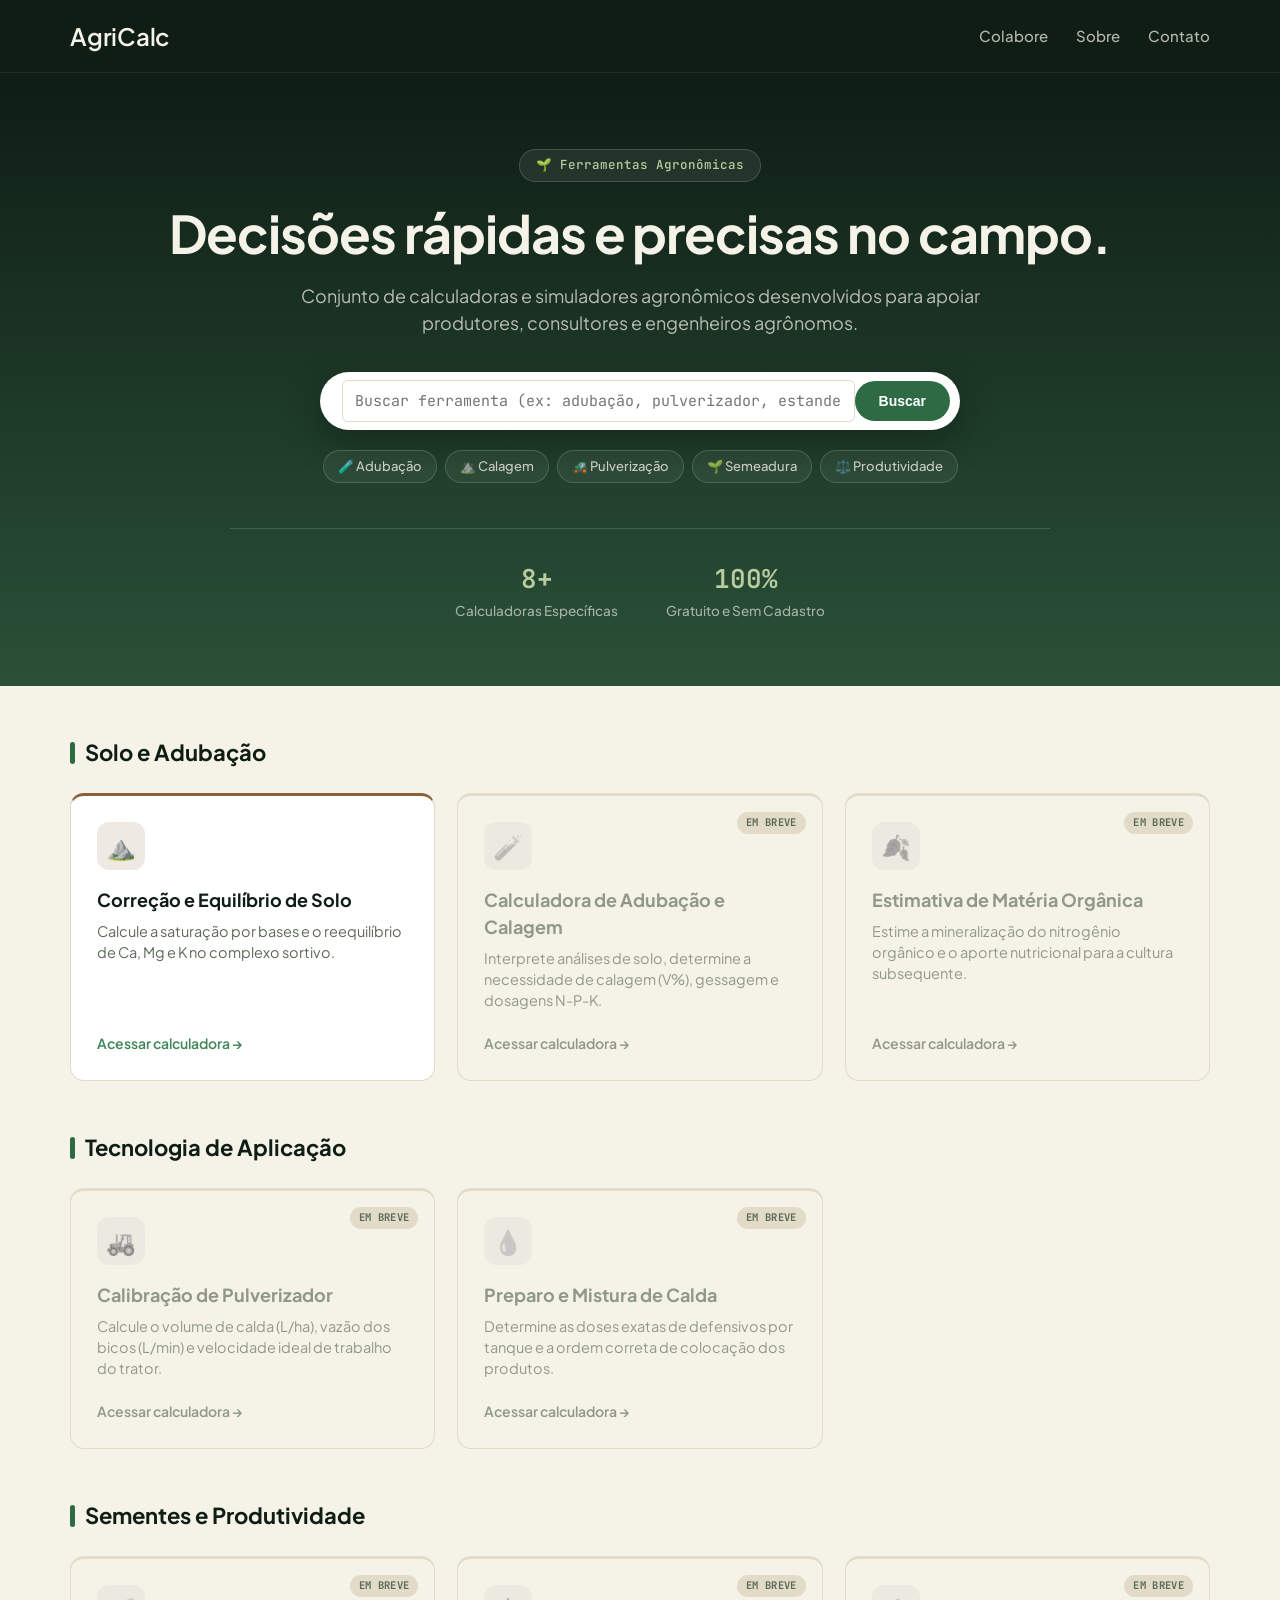
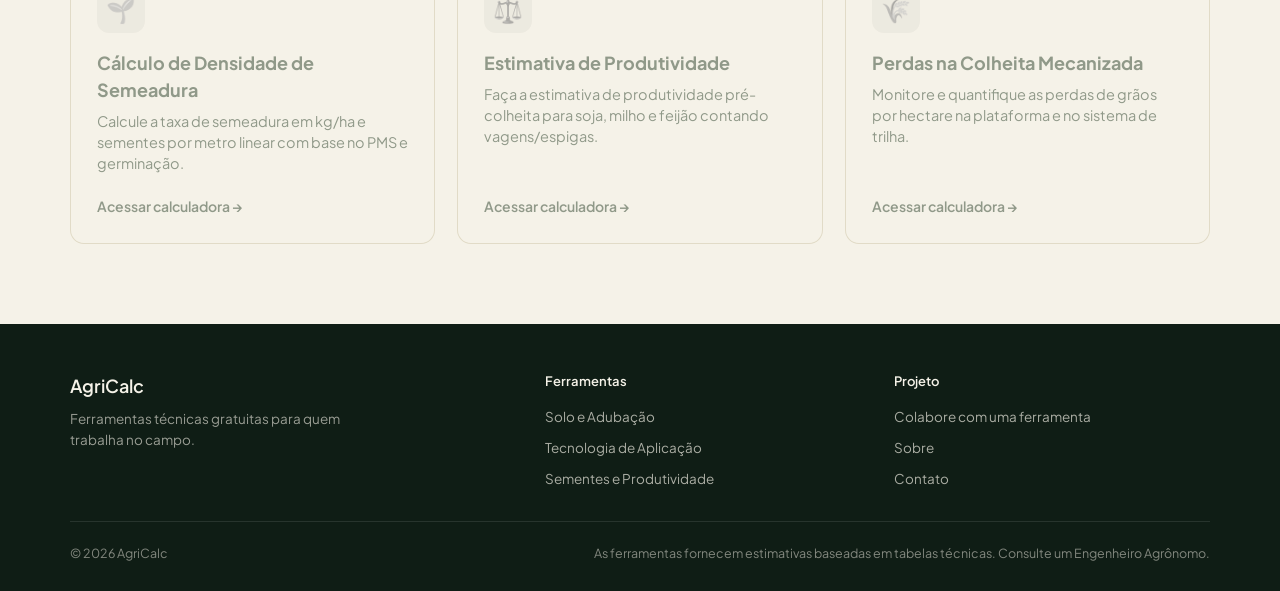
<file: index.html>
<!DOCTYPE html>
<html lang="pt-BR">
<head>
<meta charset="UTF-8">
<meta name="viewport" content="width=device-width, initial-scale=1.0">
<title>AgriCalc: Calculadoras e Ferramentas Agronômicas</title>
<link rel="preconnect" href="https://fonts.googleapis.com">
<link href="https://fonts.googleapis.com/css2?family=JetBrains+Mono:wght@500;600;700&family=Plus+Jakarta+Sans:wght@400;500;600;700;800&display=swap" rel="stylesheet">
<link rel="stylesheet" href="css/global.css">
</head>
<body>

<!-- CABEÇALHO -->
<header>
  <div class="container nav-wrap">
    <a href="index.html" class="brand">AgriCalc</a>
    
    <!-- Botão Hambúrguer -->
    <button class="hamburger-btn" id="menuToggle" aria-label="Abrir menu" aria-expanded="false">
      <span></span>
      <span></span>
      <span></span>
    </button>

    <nav id="navMenu">
      <ul>
        <li><a href="pages/colaborar.html">Colabore</a></li>
        <li><a href="pages/sobre.html">Sobre</a></li>
        <li><a href="pages/contato.html">Contato</a></li>
      </ul>
    </nav>
  </div>
</header>

  <!-- HERO SECTION -->
  <section class="hero">
    <div class="container">
      <span class="hero-tag">🌱 Ferramentas Agronômicas</span>
      <h1>Decisões rápidas e precisas no campo.</h1>
      <p>Conjunto de calculadoras e simuladores agronômicos desenvolvidos para apoiar produtores, consultores e engenheiros agrônomos.</p>

      <!-- Busca Centralizada -->
      <div class="search-wrapper">
        <div class="search-box">
          <input type="text" id="searchInput" onkeyup="filtrarApps()" placeholder="Buscar ferramenta (ex: adubação, pulverizador, estande)...">
          <button class="search-btn">Buscar</button>
        </div>

        <!-- Atalhos Rápidos (Chips) -->
        <div class="quick-filters">
          <span class="chip" onclick="filtrarChip('adubação')">🧪 Adubação</span>
          <span class="chip" onclick="filtrarChip('calagem')">⛰️ Calagem</span>
          <span class="chip" onclick="filtrarChip('pulverizador')">🚜 Pulverização</span>
          <span class="chip" onclick="filtrarChip('semeadura')">🌱 Semeadura</span>
          <span class="chip" onclick="filtrarChip('produtividade')">⚖️ Produtividade</span>
        </div>
      </div>

      <!-- Barra de Indicadores/Métricas -->
      <div class="hero-stats">
        <div class="stat-item">
          <span class="stat-number">8+</span>
          <span class="stat-label">Calculadoras Específicas</span>
        </div>
        <div class="stat-item">
          <span class="stat-number">100%</span>
          <span class="stat-label">Gratuito e Sem Cadastro</span>
        </div>
      </div>

    </div>
  </section>

  <!-- CONTEÚDO PRINCIPAL -->
  <main class="container">

    <!-- SOLO E NUTRIÇÃO -->
    <h2 class="section-title" id="solo">Solo e Adubação</h2>
    <div class="grid-apps" data-cat="solo">

      <a href="apps/correcao.html" class="app-card">
        <div>
<div class="app-icon">⛰️</div>
<h3>Correção e Equilíbrio de Solo</h3>
<p>Calcule a saturação por bases e o reequilíbrio de Ca, Mg e K no complexo sortivo.</p>
        </div>
        <span class="app-link">Acessar calculadora →</span>
      </a>  

      <a href="#" class="app-card em-breve">
        <div>
          <div class="app-icon">🧪</div>
          <h3>Calculadora de Adubação e Calagem</h3>
          <p>Interprete análises de solo, determine a necessidade de calagem (V%), gessagem e dosagens N-P-K.</p>
        </div>
        <span class="app-link">Acessar calculadora →</span>
      </a>



      <a href="#" class="app-card em-breve">
        <div>
          <div class="app-icon">🍂</div>
          <h3>Estimativa de Matéria Orgânica</h3>
          <p>Estime a mineralização do nitrogênio orgânico e o aporte nutricional para a cultura subsequente.</p>
        </div>
        <span class="app-link">Acessar calculadora →</span>
      </a>

    </div>

    <!-- TECNOLOGIA DE APLICAÇÃO -->
    <h2 class="section-title" id="fitossanidade">Tecnologia de Aplicação</h2>
    <div class="grid-apps" data-cat="app">

      <a href="#" class="app-card em-breve">
        <div>
          <div class="app-icon">🚜</div>
          <h3>Calibração de Pulverizador</h3>
          <p>Calcule o volume de calda (L/ha), vazão dos bicos (L/min) e velocidade ideal de trabalho do trator.</p>
        </div>
        <span class="app-link">Acessar calculadora →</span>
      </a>

      <a href="#" class="app-card em-breve">
        <div>
          <div class="app-icon">💧</div>
          <h3>Preparo e Mistura de Calda</h3>
          <p>Determine as doses exatas de defensivos por tanque e a ordem correta de colocação dos produtos.</p>
        </div>
        <span class="app-link">Acessar calculadora →</span>
      </a>

    </div>

    <!-- SEMENTES E PRODUÇÃO -->
    <h2 class="section-title" id="graos">Sementes e Produtividade</h2>
    <div class="grid-apps" data-cat="seed">

      <a href="#" class="app-card em-breve">
        <div>
          <div class="app-icon">🌱</div>
          <h3>Cálculo de Densidade de Semeadura</h3>
          <p>Calcule a taxa de semeadura em kg/ha e sementes por metro linear com base no PMS e germinação.</p>
        </div>
        <span class="app-link">Acessar calculadora →</span>
      </a>

      <a href="#" class="app-card em-breve">
        <div>
          <div class="app-icon">⚖️</div>
          <h3>Estimativa de Produtividade</h3>
          <p>Faça a estimativa de produtividade pré-colheita para soja, milho e feijão contando vagens/espigas.</p>
        </div>
        <span class="app-link">Acessar calculadora →</span>
      </a>

      <a href="#" class="app-card em-breve">
        <div>
          <div class="app-icon">🌾</div>
          <h3>Perdas na Colheita Mecanizada</h3>
          <p>Monitore e quantifique as perdas de grãos por hectare na plataforma e no sistema de trilha.</p>
        </div>
        <span class="app-link">Acessar calculadora →</span>
      </a>

    </div>

  </main>

  <!-- RODAPÉ -->
  <footer>
    <div class="container">
      <div class="footer-grid">
        <div class="footer-col footer-brand">
          <div class="footer-logo">AgriCalc</div>
          <p>Ferramentas técnicas gratuitas para quem trabalha no campo.</p>
        </div>
        <div class="footer-col">
          <h4>Ferramentas</h4>
          <ul>
            <li><a href="#solo">Solo e Adubação</a></li>
            <li><a href="#fitossanidade">Tecnologia de Aplicação</a></li>
            <li><a href="#graos">Sementes e Produtividade</a></li>
          </ul>
        </div>
        <div class="footer-col">
          <h4>Projeto</h4>
          <ul>
            <li><a href="pages/colaborar.html">Colabore com uma ferramenta</a></li>
            <li><a href="pages/sobre.html">Sobre</a></li>
            <li><a href="pages/contato.html">Contato</a></li>
          </ul>
        </div>
      </div>
      <div class="footer-bottom">
        <span>© 2026 AgriCalc</span>
        <span>As ferramentas fornecem estimativas baseadas em tabelas técnicas. Consulte um Engenheiro Agrônomo.</span>
      </div>
    </div>
  </footer>

  <script src="js/main.js"></script>
</body>
</html>
</file>
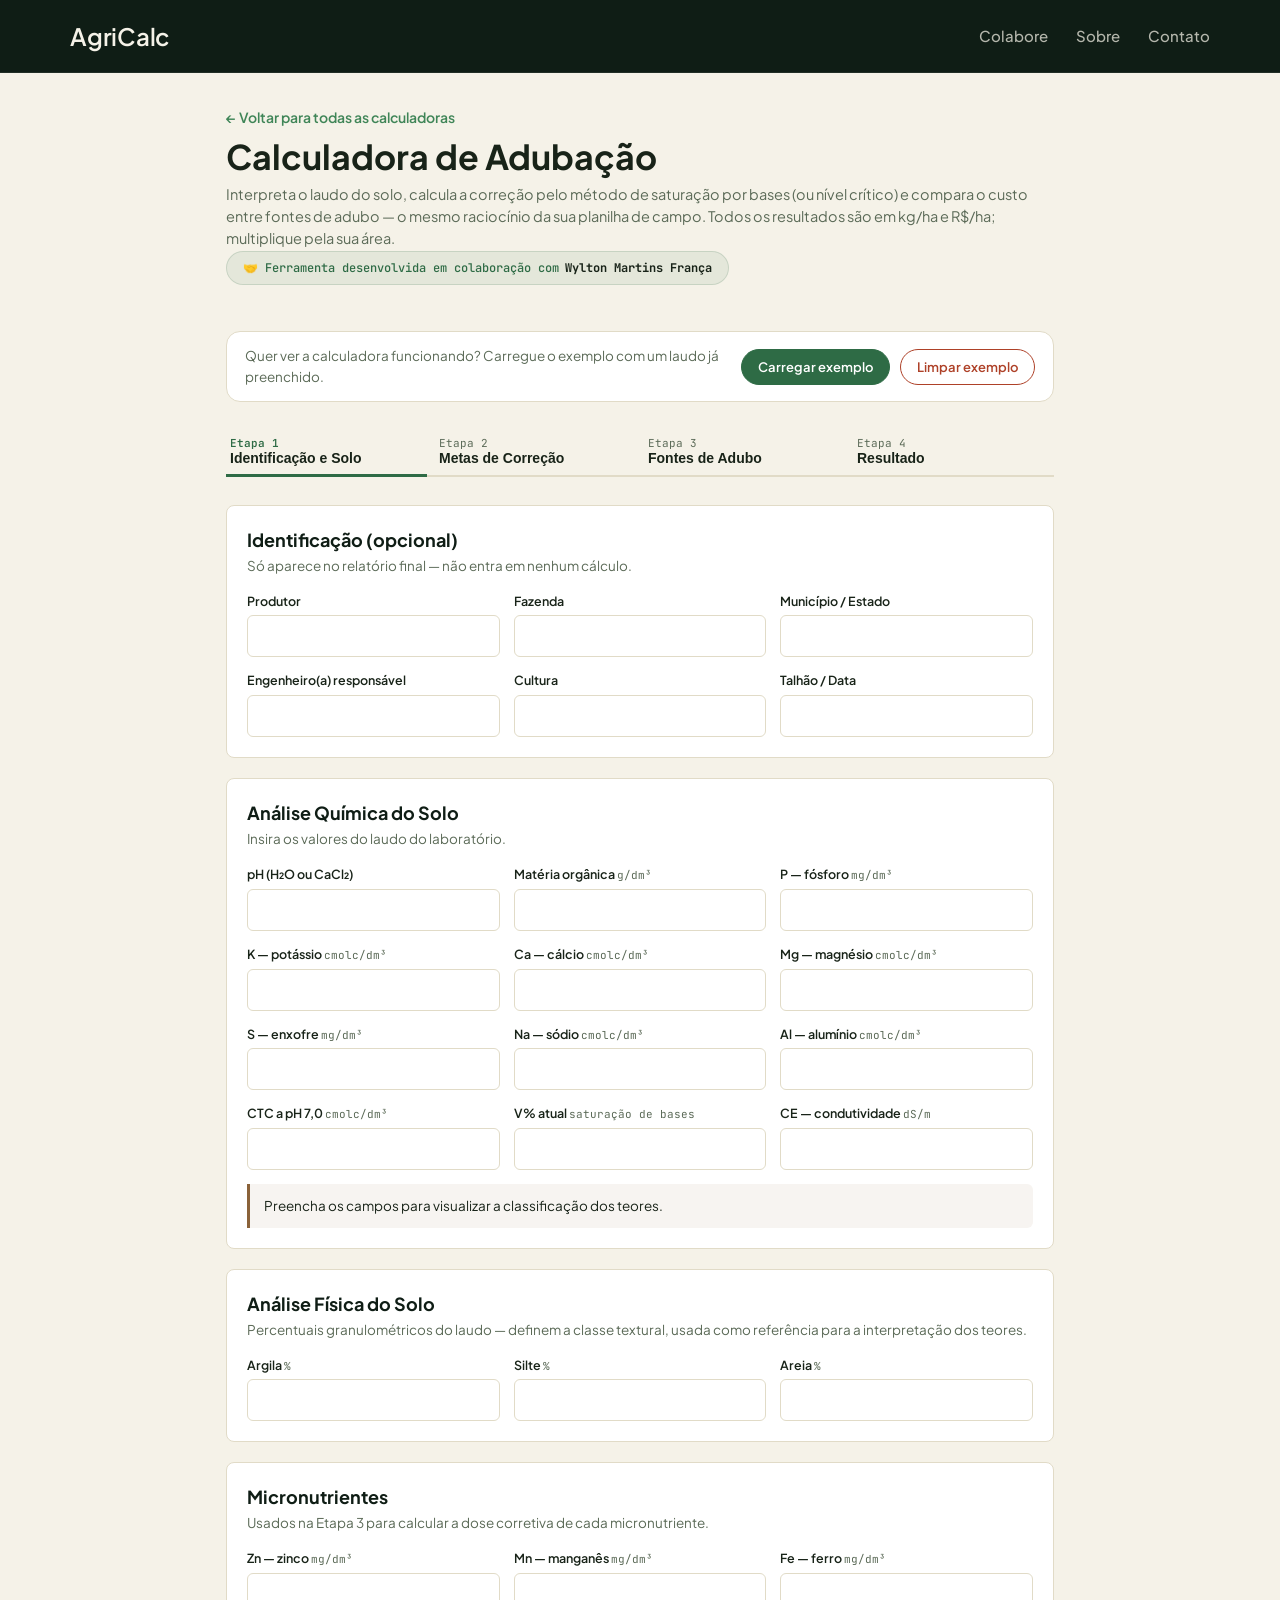
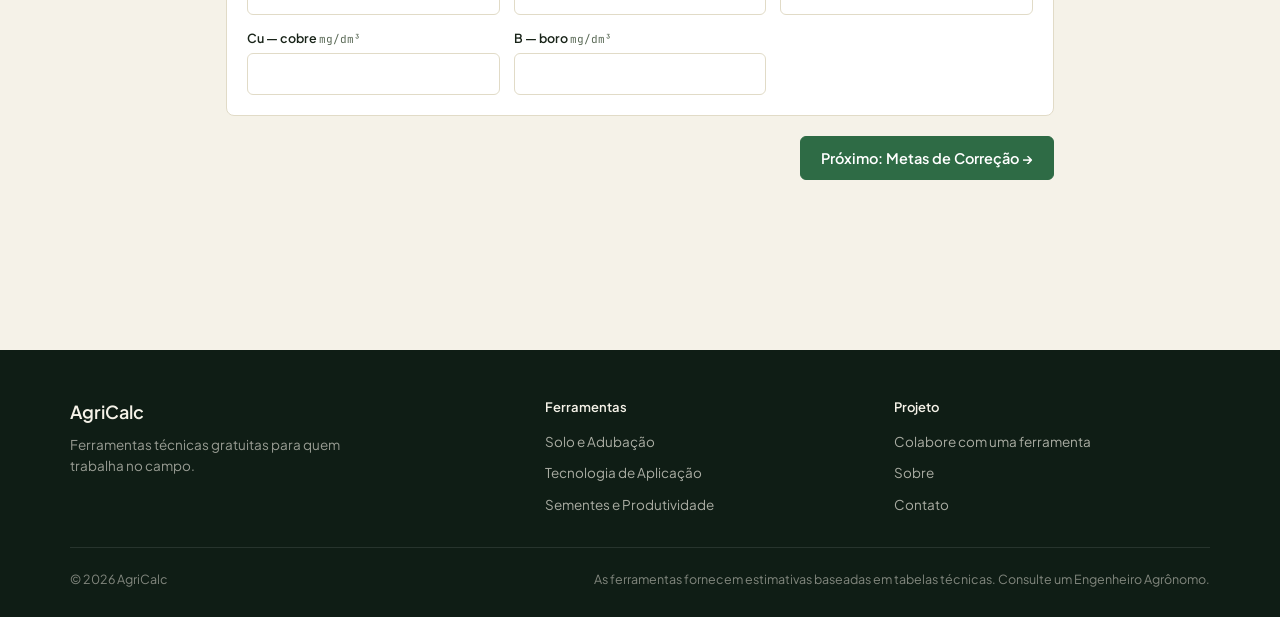
<file: apps/correcao.html>
<!DOCTYPE html>
<html lang="pt-BR">
<head>
<meta charset="UTF-8">
<meta name="viewport" content="width=device-width, initial-scale=1.0">
<title>Correção de Solo</title>
<link rel="preconnect" href="https://fonts.googleapis.com">
<link href="https://fonts.googleapis.com/css2?family=JetBrains+Mono:wght@500;600;700&family=Plus+Jakarta+Sans:wght@400;500;600;700;800&display=swap" rel="stylesheet">
<link rel="stylesheet" href="../css/global.css">
</head>
<body>

<!-- CABEÇALHO -->
<header>
  <div class="container nav-wrap">
    <a href="../index.html" class="brand">AgriCalc</a>
    
    <!-- Botão Hambúrguer -->
    <button class="hamburger-btn" id="menuToggle" aria-label="Abrir menu" aria-expanded="false">
      <span></span>
      <span></span>
      <span></span>
    </button>

    <nav id="navMenu">
      <ul>
        <li><a href="../pages/colaborar.html">Colabore</a></li>
        <li><a href="../pages/sobre.html">Sobre</a></li>
        <li><a href="../pages/contato.html">Contato</a></li>
      </ul>
    </nav>
  </div>
</header>

  <div class="wrap">

    <a href="../index.html" class="btn-back">← Voltar para todas as calculadoras</a>

    <div class="app-header">
      <h1>Calculadora de Adubação</h1>
      <p>Interpreta o laudo do solo, calcula a correção pelo método de saturação por bases (ou nível crítico) e compara o custo entre fontes de adubo — o mesmo raciocínio da sua planilha de campo. Todos os resultados são em kg/ha e R$/ha; multiplique pela sua área.</p>
      <div class="credit-tag">🤝 Ferramenta desenvolvida em colaboração com <a href="https://www.instagram.com/wylton_thd/" target="_blank" rel="noopener">Wylton Martins França</a></div>
    </div>

    <div class="example-bar">
      <span class="ex-text">Quer ver a calculadora funcionando? Carregue o exemplo com um laudo já preenchido.</span>
      <button class="btn-sm fill" onclick="carregarExemplo()">Carregar exemplo</button>
      <button class="btn-sm ghost-warn" onclick="limparExemplo()">Limpar exemplo</button>
    </div>

    <div class="mobile-step-indicator" id="mobileStepText">Etapa 1 de 4: Solo</div>

    <div class="stepper">
      <button class="step-btn active" onclick="irPara(1)" id="st-1">
        <span class="step-num">Etapa 1</span>
        <span class="step-lbl">Identificação e Solo</span>
      </button>
      <button class="step-btn" onclick="irPara(2)" id="st-2">
        <span class="step-num">Etapa 2</span>
        <span class="step-lbl">Metas de Correção</span>
      </button>
      <button class="step-btn" onclick="irPara(3)" id="st-3">
        <span class="step-num">Etapa 3</span>
        <span class="step-lbl">Fontes de Adubo</span>
      </button>
      <button class="step-btn" onclick="irPara(4)" id="st-4">
        <span class="step-num">Etapa 4</span>
        <span class="step-lbl">Resultado</span>
      </button>
    </div>

    <!-- ETAPA 1 -->
    <div class="panel active" data-panel="1">

      <div class="card">
        <h2>Identificação (opcional)</h2>
        <p class="sub">Só aparece no relatório final — não entra em nenhum cálculo.</p>
        <div class="grid">
          <div class="field"><label>Produtor</label><input type="text" id="produtor"></div>
          <div class="field"><label>Fazenda</label><input type="text" id="fazenda"></div>
          <div class="field"><label>Município / Estado</label><input type="text" id="municipio"></div>
          <div class="field"><label>Engenheiro(a) responsável</label><input type="text" id="engenheiro"></div>
          <div class="field"><label>Cultura</label><input type="text" id="culturaNome"></div>
          <div class="field"><label>Talhão / Data</label><input type="text" id="talhaoData"></div>
        </div>
      </div>

      <div class="card">
        <h2>Análise Química do Solo</h2>
        <p class="sub">Insira os valores do laudo do laboratório.</p>
        <div class="grid">
          <div class="field"><label>pH (H₂O ou CaCl₂)</label><input type="text" id="ph" oninput="atualizarTudo()"></div>
          <div class="field"><label>Matéria orgânica <span class="unit">g/dm³</span></label><input type="text" id="mo" oninput="atualizarTudo()"></div>
          <div class="field"><label>P — fósforo <span class="unit">mg/dm³</span></label><input type="text" id="p" oninput="atualizarTudo()"></div>
          <div class="field"><label>K — potássio <span class="unit">cmolc/dm³</span></label><input type="text" id="k" oninput="atualizarTudo()"></div>
          <div class="field"><label>Ca — cálcio <span class="unit">cmolc/dm³</span></label><input type="text" id="ca" oninput="atualizarTudo()"></div>
          <div class="field"><label>Mg — magnésio <span class="unit">cmolc/dm³</span></label><input type="text" id="mg" oninput="atualizarTudo()"></div>
          <div class="field"><label>S — enxofre <span class="unit">mg/dm³</span></label><input type="text" id="s" oninput="atualizarTudo()"></div>
          <div class="field"><label>Na — sódio <span class="unit">cmolc/dm³</span></label><input type="text" id="na" oninput="atualizarTudo()"></div>
          <div class="field"><label>Al — alumínio <span class="unit">cmolc/dm³</span></label><input type="text" id="al" oninput="atualizarTudo()"></div>
          <div class="field"><label>CTC a pH 7,0 <span class="unit">cmolc/dm³</span></label><input type="text" id="ctc" oninput="atualizarTudo()"></div>
          <div class="field"><label>V% atual <span class="unit">saturação de bases</span></label><input type="text" id="vatual" oninput="atualizarTudo()"></div>
          <div class="field"><label>CE — condutividade <span class="unit">dS/m</span></label><input type="text" id="ce" oninput="atualizarTudo()"></div>
        </div>

        <div id="niveis" class="callout">Preencha os campos para visualizar a classificação dos teores.</div>
      </div>

      <div class="card">
        <h2>Análise Física do Solo</h2>
        <p class="sub">Percentuais granulométricos do laudo — definem a classe textural, usada como referência para a interpretação dos teores.</p>
        <div class="grid">
          <div class="field"><label>Argila <span class="unit">%</span></label><input type="text" id="argila" oninput="atualizarTudo()"></div>
          <div class="field"><label>Silte <span class="unit">%</span></label><input type="text" id="silte" oninput="atualizarTudo()"></div>
          <div class="field"><label>Areia <span class="unit">%</span></label><input type="text" id="areia" oninput="atualizarTudo()"></div>
        </div>
      </div>

      <div class="card">
        <h2>Micronutrientes</h2>
        <p class="sub">Usados na Etapa 3 para calcular a dose corretiva de cada micronutriente.</p>
        <div class="grid">
          <div class="field"><label>Zn — zinco <span class="unit">mg/dm³</span></label><input type="text" id="zn" oninput="atualizarTudo()"></div>
          <div class="field"><label>Mn — manganês <span class="unit">mg/dm³</span></label><input type="text" id="mn" oninput="atualizarTudo()"></div>
          <div class="field"><label>Fe — ferro <span class="unit">mg/dm³</span></label><input type="text" id="fe" oninput="atualizarTudo()"></div>
          <div class="field"><label>Cu — cobre <span class="unit">mg/dm³</span></label><input type="text" id="cu" oninput="atualizarTudo()"></div>
          <div class="field"><label>B — boro <span class="unit">mg/dm³</span></label><input type="text" id="b" oninput="atualizarTudo()"></div>
        </div>
      </div>

      <div class="nav-row">
        <span></span>
        <button class="btn" onclick="irPara(2)">Próximo: Metas de Correção →</button>
      </div>
    </div>

    <!-- ETAPA 2 -->
    <div class="panel" data-panel="2">

      <div class="card">
        <h2>Método de correção de Ca, Mg e K</h2>
        <p class="sub">P é sempre corrigido pelo nível crítico. Para Ca, Mg e K, escolha entre elevar até um % alvo da CTC (saturação por bases — método padrão) ou até um teor crítico fixo (nível crítico).</p>
        <div class="radio-row">
          <label><input type="radio" name="metodo" value="sat" checked onchange="atualizarMetodo()"> Saturação por bases (% da CTC)</label>
          <label><input type="radio" name="metodo" value="nc" onchange="atualizarMetodo()"> Nível crítico</label>
        </div>

        <div class="grid four">
          <div class="field"><label>P crítico <span class="unit">mg/dm³</span></label><input type="text" id="critP" value="60" oninput="atualizarTudo()"></div>
        </div>

        <div class="grid four" id="camposSaturacao" style="margin-top:12px;">
          <div class="field"><label>Ca alvo <span class="unit">% da CTC</span></label><input type="text" id="satCa" value="60" oninput="atualizarTudo()"></div>
          <div class="field"><label>Mg alvo <span class="unit">% da CTC</span></label><input type="text" id="satMg" value="15" oninput="atualizarTudo()"></div>
          <div class="field"><label>K alvo <span class="unit">% da CTC</span></label><input type="text" id="satK" value="5" oninput="atualizarTudo()"></div>
          <div class="field"><label>V% alvo</label><input type="text" id="vAlvo" value="70" oninput="atualizarTudo()"></div>
        </div>

        <div class="grid four" id="camposNivelCritico" style="margin-top:12px; display:none;">
          <div class="field"><label>Ca crítico <span class="unit">cmolc/dm³</span></label><input type="text" id="critCa" value="3,0" oninput="atualizarTudo()"></div>
          <div class="field"><label>Mg crítico <span class="unit">cmolc/dm³</span></label><input type="text" id="critMg" value="0,8" oninput="atualizarTudo()"></div>
          <div class="field"><label>K crítico <span class="unit">cmolc/dm³</span></label><input type="text" id="critK" value="0,31" oninput="atualizarTudo()"></div>
        </div>
      </div>

      <div class="card">
        <h2>Metas Calculadas <span class="unit">(kg/ha)</span></h2>
        <p class="sub">Preenchidas automaticamente a partir do solo e do método acima. N e S não vêm do laudo — informe a exigência da cultura.</p>
        <div class="grid">
          <div class="field"><label>P₂O₅ alvo <span class="unit">kg/ha</span></label><input type="text" id="p_ha" readonly></div>
          <div class="field"><label>K₂O alvo <span class="unit">kg/ha</span></label><input type="text" id="k_ha" readonly></div>
          <div class="field"><label>Ca alvo <span class="unit">kg/ha</span></label><input type="text" id="ca_ha" readonly></div>
          <div class="field"><label>Mg alvo <span class="unit">kg/ha</span></label><input type="text" id="mg_ha" readonly></div>
          <div class="field"><label>N alvo <span class="unit">kg/ha</span></label><input type="text" id="n_ha" value="0" oninput="atualizarTudo()"></div>
          <div class="field"><label>S alvo <span class="unit">kg/ha</span></label><input type="text" id="s_ha" value="0" oninput="atualizarTudo()"></div>
        </div>
      </div>

      <div class="nav-row">
        <button class="btn ghost" onclick="irPara(1)">← Voltar</button>
        <button class="btn" onclick="irPara(3)">Próximo: Fontes de Adubo →</button>
      </div>
    </div>

    <!-- ETAPA 3 -->
    <div class="panel" data-panel="3">
      <div class="card">
        <h2>Fontes de Nutrientes</h2>
        <p class="sub">Escolha a fonte preferida de cada nutriente. Composição (%) e preço (R$/kg) vêm pré-carregados e são editáveis — ajuste ao que você compra na região.</p>

        <div class="subhead">Fósforo (P₂O₅)</div>
        <div class="field"><label>Fonte de P₂O₅</label>
          <select id="fonteP" onchange="atualizarTudo()"></select>
          <div class="composition" id="compP"></div>
        </div>

        <div class="subhead">Potássio (K₂O)</div>
        <div class="field"><label>Fonte de K₂O</label>
          <select id="fonteK" onchange="atualizarTudo()"></select>
          <div class="composition" id="compK"></div>
        </div>

        <div class="subhead">Nitrogênio (N)</div>
        <div class="field"><label>Fonte de N</label>
          <select id="fonteN" onchange="atualizarTudo()"></select>
          <div class="composition" id="compN"></div>
        </div>

        <div class="subhead">Cálcio (Ca)</div>
        <div class="field"><label>Fonte de Ca</label>
          <select id="fonteCa" onchange="atualizarTudo()"></select>
          <div class="composition" id="compCa"></div>
        </div>

        <div class="subhead">Magnésio (Mg)</div>
        <div class="field"><label>Fonte de Mg</label>
          <select id="fonteMg" onchange="atualizarTudo()"></select>
          <div class="composition" id="compMg"></div>
        </div>

        <details open>
          <summary>Micronutrientes (aplicação corretiva com base no laudo)</summary>
          <div class="grid four" style="margin-top:12px;">
            <div class="field"><label>Preço Sulf. Zinco <span class="unit">R$/kg</span></label><input type="text" id="precoZn" value="8" oninput="atualizarTudo()"></div>
            <div class="field"><label>Preço Sulf. Manganês <span class="unit">R$/kg</span></label><input type="text" id="precoMn" value="7" oninput="atualizarTudo()"></div>
            <div class="field"><label>Preço Sulf. Cobre <span class="unit">R$/kg</span></label><input type="text" id="precoCu" value="18" oninput="atualizarTudo()"></div>
            <div class="field"><label>Preço Bórax <span class="unit">R$/kg</span></label><input type="text" id="precoB" value="6" oninput="atualizarTudo()"></div>
            <div class="field"><label>Preço Fe-EDTA <span class="unit">R$/kg</span></label><input type="text" id="precoFe" value="45" oninput="atualizarTudo()"></div>
          </div>
        </details>
      </div>

      <div class="nav-row">
        <button class="btn ghost" onclick="irPara(2)">← Voltar</button>
        <button class="btn" onclick="atualizarTudo(); irPara(4)">Calcular Adubação →</button>
      </div>
    </div>

    <!-- ETAPA 4 -->
    <div class="panel" data-panel="4">
      <div id="resultado"></div>
      <div class="nav-row">
        <button class="btn ghost" onclick="irPara(3)">← Ajustar Adubos</button>
        <button class="btn ghost" onclick="irPara(1)">Nova Consulta</button>
      </div>
    </div>

  </div>

  <!-- RODAPÉ -->
  <footer>
    <div class="container">
      <div class="footer-grid">
        <div class="footer-col footer-brand">
          <div class="footer-logo">AgriCalc</div>
          <p>Ferramentas técnicas gratuitas para quem trabalha no campo.</p>
        </div>
        <div class="footer-col">
          <h4>Ferramentas</h4>
          <ul>
            <li><a href="../index.html#solo">Solo e Adubação</a></li>
            <li><a href="../index.html#fitossanidade">Tecnologia de Aplicação</a></li>
            <li><a href="../index.html#graos">Sementes e Produtividade</a></li>
          </ul>
        </div>
        <div class="footer-col">
          <h4>Projeto</h4>
          <ul>
            <li><a href="../pages/colaborar.html">Colabore com uma ferramenta</a></li>
            <li><a href="../pages/sobre.html">Sobre</a></li>
            <li><a href="../pages/contato.html">Contato</a></li>
          </ul>
        </div>
      </div>
      <div class="footer-bottom">
        <span>© 2026 AgriCalc</span>
        <span>As ferramentas fornecem estimativas baseadas em tabelas técnicas. Consulte um Engenheiro Agrônomo.</span>
      </div>
    </div>
  </footer>

  <script src="../js/main.js"></script>
<script>
/* ---------- utilidades numéricas ---------- */
function num(id){
  const el = document.getElementById(id);
  if(!el) return 0;
  const raw = (el.value || '').toString().trim().replace(/\./g,'').replace(',', '.');
  const v = parseFloat(raw);
  return isNaN(v) ? 0 : v;
}
function fmt(v, dec){
  dec = dec===undefined ? 1 : dec;
  if(!isFinite(v)) v = 0;
  return v.toLocaleString('pt-BR', {minimumFractionDigits:dec, maximumFractionDigits:dec});
}
function tagClass(label){
  const l = label.toLowerCase();
  if(l==='alto'||l==='bom'||l==='alcalino') return 'alto';
  if(l==='médio'||l==='medio') return 'medio';
  if(l==='ácido'||l==='acido'||l==='ruim'||l==='salino'||l==='sódico'||l==='sodico') return 'alerta';
  return 'baixo';
}
function tag(label){ return '<span class="badge '+tagClass(label)+'">'+label+'</span>'; }

/* ---------- catálogo de fontes ---------- */
const CATALOGO = {
  P2O5: [
    {id:'map', nome:'MAP — Fosfato Monoamônico', comp:48, extra:{N:11}, preco:5.2},
    {id:'dap', nome:'DAP — Fosfato Diamônico', comp:45, extra:{N:16}, preco:5.6},
    {id:'sfs', nome:'Superfosfato Simples', comp:20, extra:{Ca:18, S:10}, preco:2.4},
    {id:'sft', nome:'Superfosfato Triplo', comp:41, extra:{Ca:12}, preco:4.4},
  ],
  K2O: [
    {id:'kcl', nome:'Cloreto de Potássio (KCl)', comp:60, extra:{}, preco:3.6},
    {id:'kcl_branco', nome:'KCl Branco', comp:60, extra:{}, preco:4.3},
    {id:'sulfato_k', nome:'Sulfato de Potássio', comp:48, extra:{S:17}, preco:8.5},
    {id:'nitrato_k', nome:'Nitrato de Potássio', comp:44, extra:{N:13}, preco:9.6},
  ],
  N: [
    {id:'ureia', nome:'Ureia', comp:45, extra:{}, preco:2.8},
    {id:'sulfato_amonio', nome:'Sulfato de Amônio', comp:21, extra:{S:24}, preco:2.2},
    {id:'nitrato_ca', nome:'Nitrato de Cálcio', comp:15, extra:{Ca:19}, preco:6.0},
    {id:'nitrato_mg', nome:'Nitrato de Magnésio', comp:11, extra:{Mg:9.5}, preco:8.8},
  ],
  Ca: [
    {id:'gesso', nome:'Gesso Agrícola', comp:23, extra:{S:17}, preco:1.0},
    {id:'nitrato_ca2', nome:'Nitrato de Cálcio', comp:19, extra:{N:15}, preco:6.0},
    {id:'calcario', nome:'Calcário Calcítico (referência)', comp:32, extra:{}, preco:0.35},
  ],
  Mg: [
    {id:'sulfato_mg', nome:'Sulfato de Magnésio', comp:9.5, extra:{S:13}, preco:4.8},
    {id:'oxido_mg', nome:'Óxido de Magnésio', comp:55, extra:{}, preco:2.8},
    {id:'nitrato_mg2', nome:'Nitrato de Magnésio', comp:9.5, extra:{N:11}, preco:8.8},
  ],
};
const LABELS = {P2O5:'P₂O₅', K2O:'K₂O', N:'N', Ca:'Ca', Mg:'Mg', S:'S'};

function popularSelects(){
  const map = {fonteP:'P2O5', fonteK:'K2O', fonteN:'N', fonteCa:'Ca', fonteMg:'Mg'};
  Object.entries(map).forEach(([selId, grp])=>{
    const sel = document.getElementById(selId);
    sel.innerHTML = CATALOGO[grp].map(p=>'<option value="'+p.id+'">'+p.nome+'</option>').join('');
  });
}

function preencherComposicao(grp, selId, compDivId){
  const sel = document.getElementById(selId);
  const produto = CATALOGO[grp].find(p=>p.id===sel.value);
  const div = document.getElementById(compDivId);
  if(!produto){ div.innerHTML=''; return; }
  let html = '<label>'+LABELS[grp]+' % <input type="text" data-comp="'+grp+'|'+produto.id+'|comp" value="'+produto.comp+'" onchange="atualizarTudo()"></label>';
  Object.keys(produto.extra).forEach(k=>{
    html += '<label>'+k+' % <input type="text" data-comp="'+grp+'|'+produto.id+'|'+k+'" value="'+produto.extra[k]+'" onchange="atualizarTudo()"></label>';
  });
  html += '<label>R$/kg <input type="text" data-comp="'+grp+'|'+produto.id+'|preco" value="'+produto.preco+'" onchange="atualizarTudo()"></label>';
  div.innerHTML = html;
}

function valorOverride(grp, id, campo, padrao){
  const el = document.querySelector('[data-comp="'+grp+'|'+id+'|'+campo+'"]');
  if(!el) return padrao;
  const raw = el.value.toString().trim().replace(',', '.');
  const v = parseFloat(raw);
  return isNaN(v) ? padrao : v;
}

/* ---------- classificações (laudo) ---------- */
function classPH(v){ return v<=5.5?'Ácido': v>=7?'Alcalino':'Bom'; }
function classMO(v){ return v>=31?'Alto': v<=15?'Baixo':'Médio'; }
function classP(v){ return v>=31?'Alto': v<=13?'Baixo':'Médio'; }
function classCa(v){ return v>=3?'Alto': v<=1.6?'Baixo':'Médio'; }
function classMg(v){ return v>=0.8?'Alto': v<=0.4?'Baixo':'Médio'; }
function classK(v){ return v>=0.31?'Alto': v<=0.16?'Baixo':'Médio'; }
function classNa(v){ return v>=2?'Alto': v<=1?'Baixo':'Médio'; }
function classCE(v){ return v>=4?'Salino': v<=2?'Baixo':'Médio'; }
function classAl(v){ return v>=1?'Alto': v<=0.4?'Baixo':'Médio'; }
function classS(v){ return v>=15?'Alto': v<=10?'Baixo':'Médio'; }
function classSB(v){ return v>=6?'Alto': v<=2.6?'Baixo':'Médio'; }
function classCTC(v){ return v>=8?'Alto': v<=4.1?'Baixo':'Médio'; }
function classV(v){ return v>=71?'Alto': v<=51?'Baixo':'Médio'; }
function classPST(v){ return v>=15?'Sódico': v<=5?'Baixo':'Médio'; }
function classRatio(v, th){ return v>=th?'Bom':'Baixo'; }
function classCaK(v){ return v>=5?'Bom':'Ruim'; }

function classTextura(argila, areia){
  if(argila>=60) return 'Argiloso';
  if(areia>=70) return 'Arenoso';
  return 'Médio';
}

/* micronutrientes: [classificação, dose sugerida] */
function microZn(v){ return {c: v>=1.6?'Alto':v<=1?'Baixo':'Médio', dose: v>=2.2?0:(v<=1?6:3)}; }
function microMn(v){ return {c: v>=9?'Alto':v<=6?'Baixo':'Médio', dose: v>=12?0:(v<=3?15:8)}; }
function microCu(v){ return {c: v>=1.3?'Alto':v<=0.8?'Baixo':'Médio', dose: v>=1.8?0:(v<=0.4?3:2)}; }
function microB(v){ return {c: v>=0.61?'Alto':v<=0.36?'Baixo':'Médio', dose: v>=0.9?0:(v<=0.16?3:2)}; }
function microFe(v){ return {c: v>=31?'Alto':v<=19?'Baixo':'Médio', dose: v>=35?0:(v<=19?6:3)}; }

/* ---------- navegação ---------- */
function irPara(n){
  document.querySelectorAll('.panel').forEach(p=>p.classList.remove('active'));
  document.querySelector('[data-panel="'+n+'"]').classList.add('active');
  document.querySelectorAll('.step-btn').forEach(b=>b.classList.remove('active'));
  document.getElementById('st-'+n).classList.add('active');
  const labels = ['Solo','Metas','Adubos','Resultado'];
  document.getElementById('mobileStepText').textContent = 'Etapa '+n+' de 4: '+labels[n-1];
  if(n===4){ renderResultado(); }
  window.scrollTo({top:0, behavior:'smooth'});
}

/* ---------- alterna campos visíveis conforme o método de correção ---------- */
function atualizarMetodo(){
  const metodo = document.querySelector('input[name="metodo"]:checked').value;
  document.getElementById('camposSaturacao').style.display = metodo === 'sat' ? '' : 'none';
  document.getElementById('camposNivelCritico').style.display = metodo === 'nc' ? '' : 'none';
  atualizarTudo();
}

/* ---------- cálculo principal ---------- */
function atualizarTudo(){
  atualizarNiveis();
  atualizarMetas();
  atualizarComposicoes();
  if(document.querySelector('[data-panel="4"]').classList.contains('active')){
    renderResultado();
  }
}

function atualizarComposicoes(){
  preencherComposicao('P2O5','fonteP','compP');
  preencherComposicao('K2O','fonteK','compK');
  preencherComposicao('N','fonteN','compN');
  preencherComposicao('Ca','fonteCa','compCa');
  preencherComposicao('Mg','fonteMg','compMg');
}

function atualizarNiveis(){
  const ph=num('ph'), mo=num('mo'), p=num('p'), k=num('k'), ca=num('ca'), mg=num('mg'),
        s=num('s'), na=num('na'), al=num('al'), ctc=num('ctc'), ce=num('ce');

  if(!ph && !p && !k && !ca && !mg && !ctc){
    document.getElementById('niveis').innerHTML = 'Preencha os campos para visualizar a classificação dos teores.';
    return;
  }

  const sb = ca+mg+k+na;
  const pctCa = ctc>0 ? (ca/ctc)*100 : 0;
  const pctMg = ctc>0 ? (mg/ctc)*100 : 0;
  const pctK  = ctc>0 ? (k/ctc)*100 : 0;
  const pst   = ctc>0 ? (na/ctc)*100 : 0;
  const vAtual = num('vatual') || (ctc>0 ? (sb/ctc)*100 : 0);
  const caMg = mg>0 ? ca/mg : 0;
  const mgK = k>0 ? mg/k : 0;
  const caMgK = k>0 ? (ca+mg)/k : 0;
  const caK = k>0 ? ca/k : 0;

  let html = '<div class="table-responsive"><table><tr><th>Atributo</th><th class="num">Valor</th><th>Classe</th><th>Atributo</th><th class="num">Valor</th><th>Classe</th></tr>';
  const rows = [
    ['pH', fmt(ph,1), classPH(ph), 'CTC (pH 7,0)', fmt(ctc,2), classCTC(ctc)],
    ['M.O. (g/dm³)', fmt(mo,1), classMO(mo), 'V% atual', fmt(vAtual,1)+'%', classV(vAtual)],
    ['P (mg/dm³)', fmt(p,1), classP(p), 'Ca/Mg', fmt(caMg,2), classRatio(caMg,3)],
    ['K (cmolc/dm³)', fmt(k,2), classK(k), 'Mg/K', fmt(mgK,2), classRatio(mgK,3)],
    ['Ca (cmolc/dm³)', fmt(ca,2), classCa(ca), '(Ca+Mg)/K', fmt(caMgK,2), classRatio(caMgK,10)],
    ['Mg (cmolc/dm³)', fmt(mg,2), classMg(mg), 'Ca/K', fmt(caK,2), classCaK(caK)],
    ['S (mg/dm³)', fmt(s,1), classS(s), 'Soma de Bases (SB)', fmt(sb,2), classSB(sb)],
    ['Na (cmolc/dm³)', fmt(na,2), classNa(na), '%Ca / %Mg / %K da CTC', fmt(pctCa,1)+' / '+fmt(pctMg,1)+' / '+fmt(pctK,1), ''],
    ['Al (cmolc/dm³)', fmt(al,2), classAl(al), 'PST', fmt(pst,1)+'%', classPST(pst)],
    ['CE (dS/m)', fmt(ce,2), classCE(ce), 'Textura', classTextura(num('argila'),num('areia')), ''],
  ];
  rows.forEach(r=>{
    html += '<tr><td>'+r[0]+'</td><td class="num">'+r[1]+'</td><td>'+(r[2]?tag(r[2]):'')+'</td>'+
            '<td>'+r[3]+'</td><td class="num">'+r[4]+'</td><td>'+(r[5]?tag(r[5]):'')+'</td></tr>';
  });
  html += '</table></div>';
  document.getElementById('niveis').innerHTML = html;
}

function calcularMetas(){
  const p=num('p'), ca=num('ca'), mg=num('mg'), k=num('k'), ctc=num('ctc');
  const critP=num('critP')||60, critCa=num('critCa')||3.0, critMg=num('critMg')||0.8, critK=num('critK')||0.31;
  const satCa=num('satCa')||60, satMg=num('satMg')||15, satK=num('satK')||5;
  const metodo = document.querySelector('input[name="metodo"]:checked').value;

  const corrP = Math.max(0,(critP-p))*2;
  const corrP2O5 = corrP*2.29;

  const corrCaNC = Math.max(0,(critCa-ca))*400;
  const corrMgNC = Math.max(0,(critMg-mg))*240;
  const corrKNC  = Math.max(0,(critK-k))*780;
  const corrK2ONC = corrKNC*1.2;

  const corrCaSat = Math.max(0, ((satCa/100)*ctc - ca))*400;
  const corrMgSat = Math.max(0, ((satMg/100)*ctc - mg))*240;
  const corrKSat  = Math.max(0, ((satK/100)*ctc - k))*780;
  const corrK2OSat = corrKSat*1.2;

  const usarSat = metodo==='sat';
  return {
    P2O5: corrP2O5,
    K2O: usarSat ? corrK2OSat : corrK2ONC,
    Ca: usarSat ? corrCaSat : corrCaNC,
    Mg: usarSat ? corrMgSat : corrMgNC,
    ref: {corrCaNC, corrMgNC, corrKNC, corrCaSat, corrMgSat, corrKSat, usarSat}
  };
}

function atualizarMetas(){
  const m = calcularMetas();
  document.getElementById('p_ha').value = fmt(m.P2O5,1);
  document.getElementById('k_ha').value = fmt(m.K2O,1);
  document.getElementById('ca_ha').value = fmt(m.Ca,1);
  document.getElementById('mg_ha').value = fmt(m.Mg,1);
}

/* ---------- tabela de fontes / custo ---------- */
function linhaProduto(grp, produto, alvoKgHa, selecionadoId){
  const comp = valorOverride(grp, produto.id, 'comp', produto.comp);
  const qtdHa = comp>0 ? (alvoKgHa*100)/comp : 0;
  const custoHa = qtdHa * valorOverride(grp, produto.id, 'preco', produto.preco);
  const extras = Object.keys(produto.extra).map(k=>{
    const pctExtra = valorOverride(grp, produto.id, k, produto.extra[k]);
    const kgHaExtra = qtdHa*pctExtra/100;
    return k+': '+fmt(kgHaExtra,1)+' kg/ha';
  }).join(' · ');
  const selecionado = produto.id===selecionadoId;
  return {
    html: '<tr class="'+(selecionado?'selected':'')+'"><td>'+produto.nome+(selecionado?' <strong>(selecionada)</strong>':'')+'</td>'+
      '<td class="num">'+fmt(qtdHa,1)+'</td>'+
      '<td>'+(extras||'—')+'</td>'+
      '<td class="num">R$ '+fmt(custoHa,2)+'</td></tr>',
    qtdHa, custoHa, selecionado
  };
}

function tabelaGrupo(grp, alvoKgHa, selId){
  if(alvoKgHa<=0){
    return {html:'<p class="callout">Meta de '+LABELS[grp]+' já atendida pelo solo — nenhuma correção necessária.</p>', selecionada:null};
  }
  const selecionadoId = document.getElementById(selId).value;
  let head = '<div class="table-responsive"><table><tr><th>Fonte de '+LABELS[grp]+'</th><th class="num">kg/ha</th><th>Nutrientes extras</th><th class="num">R$/ha</th></tr>';
  let body = '';
  let selecionada = null;
  CATALOGO[grp].forEach(prod=>{
    const linha = linhaProduto(grp, prod, alvoKgHa, selecionadoId);
    body += linha.html;
    if(linha.selecionado) selecionada = linha;
  });
  return {html: head+body+'</table></div>', selecionada};
}

function renderResultado(){
  const m = calcularMetas();

  let out = '';

  out += '<div class="card"><h2>Resumo das Metas de Correção</h2><p class="sub">Método usado para Ca, Mg e K: <strong>'+(m.ref.usarSat?'Saturação por Bases':'Nível Crítico')+'</strong>. Valores em kg por hectare — multiplique pela área da sua lavoura.</p>';
  out += '<div class="kpi-row">';
  [['P₂O₅', m.P2O5], ['K₂O', m.K2O], ['Ca', m.Ca], ['Mg', m.Mg]].forEach(([label,val])=>{
    out += '<div class="kpi"><div class="k-label">'+label+'</div><div class="k-value">'+fmt(val,1)+' kg/ha</div></div>';
  });
  out += '</div>';
  out += '<p class="sub" style="margin-top:10px;">Referência cruzada — Ca/Mg/K pelo outro método: nível crítico Ca '+fmt(m.ref.corrCaNC,1)+' · Mg '+fmt(m.ref.corrMgNC,1)+' · K₂O '+fmt(m.ref.corrKNC*1.2,1)+' kg/ha &nbsp;|&nbsp; saturação de bases Ca '+fmt(m.ref.corrCaSat,1)+' · Mg '+fmt(m.ref.corrMgSat,1)+' · K₂O '+fmt(m.ref.corrKSat*1.2,1)+' kg/ha.</p>';
  out += '</div>';

  let totalCusto = 0;
  const grupos = [
    ['P2O5', m.P2O5, 'fonteP'],
    ['K2O', m.K2O, 'fonteK'],
    ['N', num('n_ha'), 'fonteN'],
    ['Ca', m.Ca, 'fonteCa'],
    ['Mg', m.Mg, 'fonteMg'],
  ];
  grupos.forEach(([grp, alvo, selId])=>{
    const t = tabelaGrupo(grp, alvo, selId);
    out += '<div class="card"><h2>'+LABELS[grp]+'</h2>'+t.html+'</div>';
    if(t.selecionada) totalCusto += t.selecionada.custoHa;
  });

  // micronutrientes
  const micros = [
    ['Zn', microZn(num('zn')), 'Sulfato de Zinco', num('precoZn')],
    ['Mn', microMn(num('mn')), 'Sulfato de Manganês', num('precoMn')],
    ['Cu', microCu(num('cu')), 'Sulfato de Cobre', num('precoCu')],
    ['B', microB(num('b')), 'Bórax', num('precoB')],
    ['Fe', microFe(num('fe')), 'Fe-EDTA', num('precoFe')],
  ];
  let microHtml = '<div class="table-responsive"><table><tr><th>Nutriente</th><th>Teor</th><th>Classe</th><th>Recomendação</th><th class="num">R$/ha</th></tr>';
  let custoMicro = 0;
  micros.forEach(([sym, r, produto, preco])=>{
    const custoHa = r.dose*preco;
    if(r.dose>0) custoMicro += custoHa;
    microHtml += '<tr><td>'+sym+'</td><td class="num">'+fmt(num(sym.toLowerCase()),2)+' mg/dm³</td><td>'+tag(r.c)+'</td>'+
      '<td>'+(r.dose>0 ? r.dose+' kg/ha de '+produto : 'Dispensa aplicação')+'</td>'+
      '<td class="num">'+(r.dose>0?'R$ '+fmt(custoHa,2):'—')+'</td></tr>';
  });
  microHtml += '</table></div>';
  out += '<div class="card"><h2>Micronutrientes</h2><p class="sub">Doses corretivas fixas conforme classe de teor do laudo.</p>'+microHtml+'</div>';
  totalCusto += custoMicro;

  out += '<div class="total-box"><div><div class="t-label">Custo estimado do plano de adubação · por hectare</div><div class="t-value">R$ '+fmt(totalCusto,2)+' /ha</div></div>'+
         '<div style="font-size:.85rem;color:#c9d6b8;max-width:280px;">Soma das fontes selecionadas em cada nutriente + micronutrientes recomendados, por hectare. Multiplique pela sua área para o custo total. Preços são estimativas editáveis na Etapa 3.</div></div>';

  document.getElementById('resultado').innerHTML = out;
}

/* ---------- exemplo ---------- */
const EXEMPLO = {
  produtor:'Valdemar dos Santos Rodrigues', fazenda:'R4Ni', municipio:'Petrolina, Pernambuco',
  engenheiro:'Wylton Martins França', culturaNome:'Manga', talhaoData:'Talhão 1 · 18/06/2026',
  ph:'6,8', mo:'31,54', p:'53,2', k:'0,25', ca:'2,4', mg:'0,8', s:'', na:'0,43', al:'0',
  ctc:'7,37', vatual:'79', ce:'0,72', argila:'10', silte:'10', areia:'80',
  zn:'17,9', mn:'26,4', fe:'196,2', cu:'0,6', b:'1,42'
};
function carregarExemplo(){
  Object.entries(EXEMPLO).forEach(([id,val])=>{
    const el = document.getElementById(id);
    if(el) el.value = val;
  });
  atualizarTudo();
  irPara(1);
}
function limparExemplo(){
  Object.keys(EXEMPLO).forEach(id=>{
    const el = document.getElementById(id);
    if(el) el.value = '';
  });
  document.getElementById('niveis').innerHTML = 'Preencha os campos para visualizar a classificação dos teores.';
  ['p_ha','k_ha','ca_ha','mg_ha'].forEach(id=>document.getElementById(id).value='0,0');
  document.getElementById('n_ha').value = '0';
  document.getElementById('s_ha').value = '0';
  document.getElementById('resultado').innerHTML = '';
  irPara(1);
}

/* ---------- init ---------- */
popularSelects();
atualizarComposicoes();
atualizarNiveis();
atualizarMetodo();
</script>
</body>
</html>
</file>
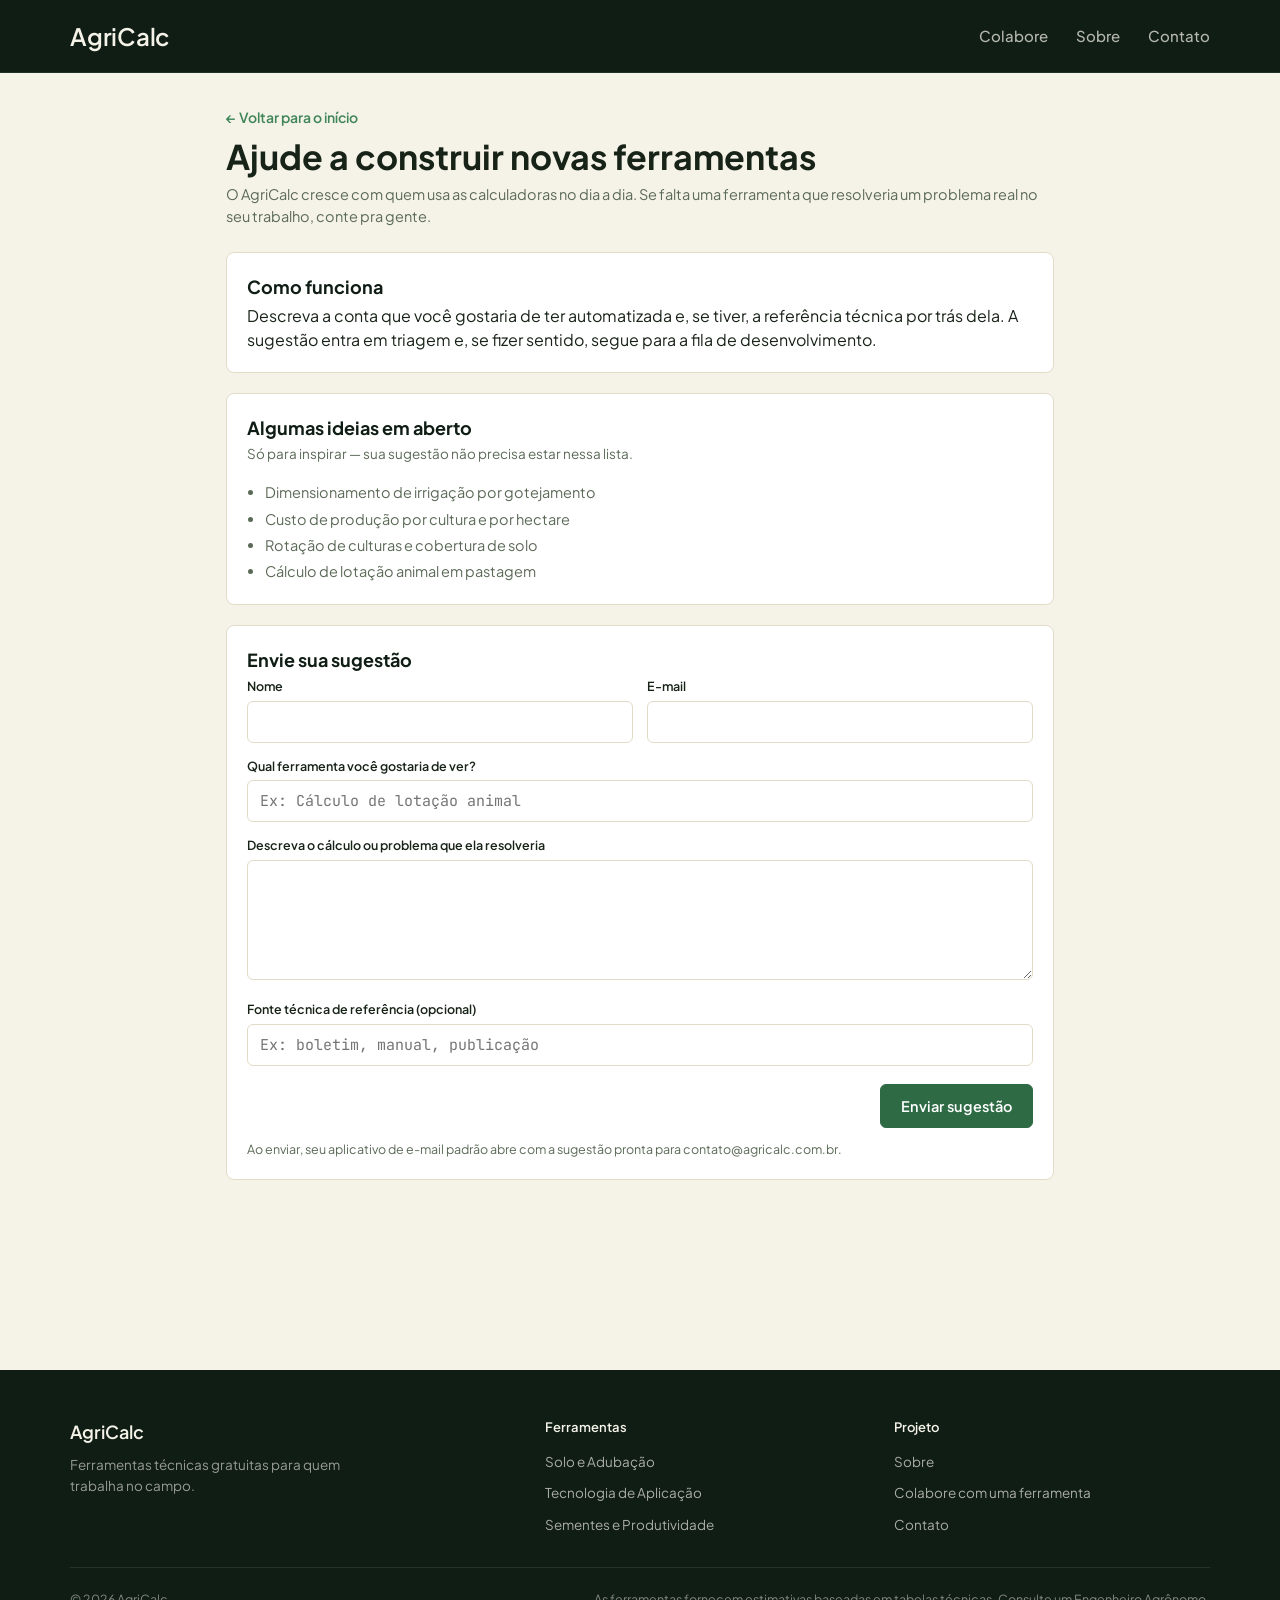
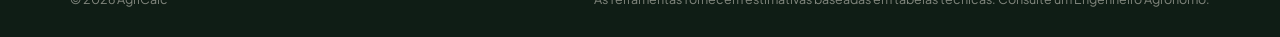
<file: pages/colaborar.html>
<!DOCTYPE html>
<html lang="pt-BR">
<head>
<meta charset="UTF-8">
<meta name="viewport" content="width=device-width, initial-scale=1.0">
<title>Colabore — AgriCalc</title>
<link rel="preconnect" href="https://fonts.googleapis.com">
<link href="https://fonts.googleapis.com/css2?family=JetBrains+Mono:wght@500;600;700&family=Plus+Jakarta+Sans:wght@400;500;600;700;800&display=swap" rel="stylesheet">
<link rel="stylesheet" href="../css/global.css">
</head>
<body>

<!-- CABEÇALHO -->
<header>
  <div class="container nav-wrap">
    <a href="../index.html" class="brand">AgriCalc</a>
    
    <!-- Botão Hambúrguer -->
    <button class="hamburger-btn" id="menuToggle" aria-label="Abrir menu" aria-expanded="false">
      <span></span>
      <span></span>
      <span></span>
    </button>

    <nav id="navMenu">
      <ul>
        <li><a href="colaborar.html">Colabore</a></li>
        <li><a href="sobre.html">Sobre</a></li>
        <li><a href="contato.html">Contato</a></li>
      </ul>
    </nav>
  </div>
</header>

  <main class="wrap">
    <a href="../index.html" class="btn-back">← Voltar para o início</a>

    <div class="app-header">
      <h1>Ajude a construir novas ferramentas</h1>
      <p>O AgriCalc cresce com quem usa as calculadoras no dia a dia. Se falta uma ferramenta que resolveria um problema real no seu trabalho, conte pra gente.</p>
    </div>

    <div class="card">
      <h2>Como funciona</h2>
      <p>Descreva a conta que você gostaria de ter automatizada e, se tiver, a referência técnica por trás dela. A sugestão entra em triagem e, se fizer sentido, segue para a fila de desenvolvimento.</p>
    </div>

    <div class="card">
      <h2>Algumas ideias em aberto</h2>
      <p class="sub">Só para inspirar — sua sugestão não precisa estar nessa lista.</p>
      <ul style="padding-left: 18px; color: var(--color-muted); font-size: 14.5px; line-height: 1.8;">
        <li>Dimensionamento de irrigação por gotejamento</li>
        <li>Custo de produção por cultura e por hectare</li>
        <li>Rotação de culturas e cobertura de solo</li>
        <li>Cálculo de lotação animal em pastagem</li>
      </ul>
    </div>

    <div class="card">
      <h2>Envie sua sugestão</h2>
      <form id="formColabora">
        <div class="grid two">
          <div>
            <label for="colNome">Nome</label>
            <input type="text" id="colNome" required>
          </div>
          <div>
            <label for="colEmail">E-mail</label>
            <input type="email" id="colEmail" required>
          </div>
        </div>

        <div style="margin-top: 14px;">
          <label for="colFerramenta">Qual ferramenta você gostaria de ver?</label>
          <input type="text" id="colFerramenta" placeholder="Ex: Cálculo de lotação animal" required>
        </div>

        <div style="margin-top: 14px;">
          <label for="colDescricao">Descreva o cálculo ou problema que ela resolveria</label>
          <textarea id="colDescricao" required></textarea>
        </div>

        <div style="margin-top: 14px;">
          <label for="colFonte">Fonte técnica de referência (opcional)</label>
          <input type="text" id="colFonte" placeholder="Ex: boletim, manual, publicação">
        </div>

        <div class="nav-row" style="justify-content: flex-end; margin-top: 18px;">
          <button type="submit" class="btn">Enviar sugestão</button>
        </div>
      </form>
      <p class="form-note">Ao enviar, seu aplicativo de e-mail padrão abre com a sugestão pronta para contato@agricalc.com.br.</p>
    </div>
  </main>

  <!-- RODAPÉ -->
  <footer>
    <div class="container">
      <div class="footer-grid">
        <div class="footer-col footer-brand">
          <div class="footer-logo">AgriCalc</div>
          <p>Ferramentas técnicas gratuitas para quem trabalha no campo.</p>
        </div>
        <div class="footer-col">
          <h4>Ferramentas</h4>
          <ul>
            <li><a href="../index.html#solo">Solo e Adubação</a></li>
            <li><a href="../index.html#fitossanidade">Tecnologia de Aplicação</a></li>
            <li><a href="../index.html#graos">Sementes e Produtividade</a></li>
          </ul>
        </div>
        <div class="footer-col">
          <h4>Projeto</h4>
          <ul>
            <li><a href="sobre.html">Sobre</a></li>
            <li><a href="colaborar.html">Colabore com uma ferramenta</a></li>
            <li><a href="contato.html">Contato</a></li>
          </ul>
        </div>
      </div>
      <div class="footer-bottom">
        <span>© 2026 AgriCalc</span>
        <span>As ferramentas fornecem estimativas baseadas em tabelas técnicas. Consulte um Engenheiro Agrônomo.</span>
      </div>
    </div>
  </footer>

  <script src="../js/main.js"></script>
</body>
</html>
</file>
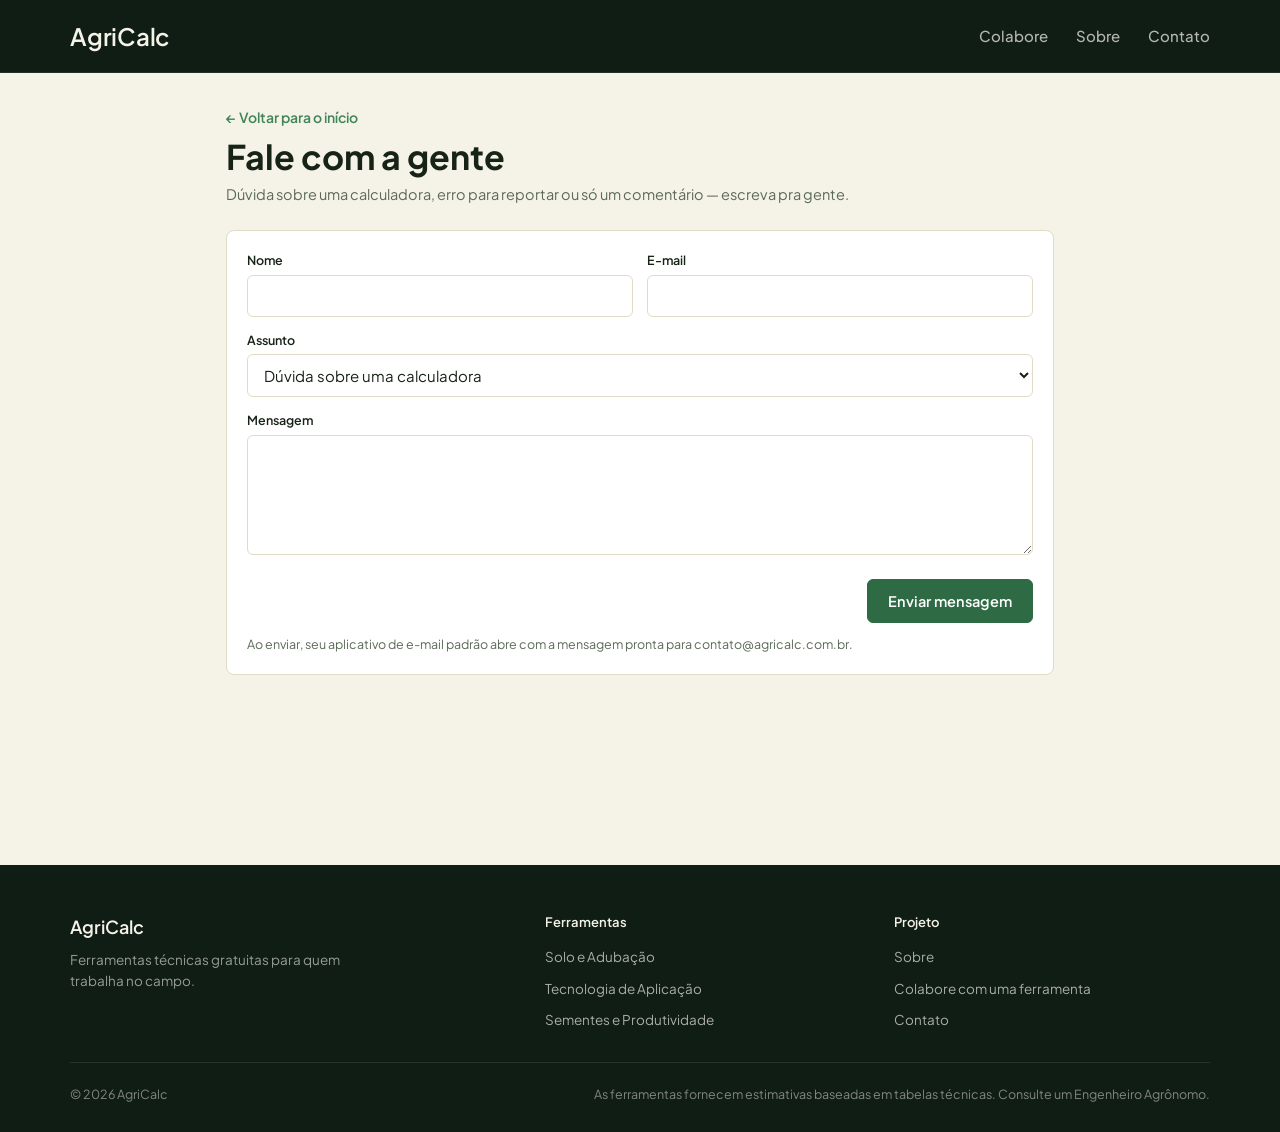
<file: pages/contato.html>
<!DOCTYPE html>
<html lang="pt-BR">
<head>
<meta charset="UTF-8">
<meta name="viewport" content="width=device-width, initial-scale=1.0">
<title>Contato — AgriCalc</title>
<link rel="preconnect" href="https://fonts.googleapis.com">
<link href="https://fonts.googleapis.com/css2?family=JetBrains+Mono:wght@500;600;700&family=Plus+Jakarta+Sans:wght@400;500;600;700;800&display=swap" rel="stylesheet">
<link rel="stylesheet" href="../css/global.css">
</head>
<body>

<!-- CABEÇALHO -->
<header>
  <div class="container nav-wrap">
    <a href="../index.html" class="brand">AgriCalc</a>
    
    <!-- Botão Hambúrguer -->
    <button class="hamburger-btn" id="menuToggle" aria-label="Abrir menu" aria-expanded="false">
      <span></span>
      <span></span>
      <span></span>
    </button>

    <nav id="navMenu">
      <ul>
        <li><a href="colaborar.html">Colabore</a></li>
        <li><a href="sobre.html">Sobre</a></li>
        <li><a href="contato.html">Contato</a></li>
      </ul>
    </nav>
  </div>
</header>

  <main class="wrap">
    <a href="../index.html" class="btn-back">← Voltar para o início</a>

    <div class="app-header">
      <h1>Fale com a gente</h1>
      <p>Dúvida sobre uma calculadora, erro para reportar ou só um comentário — escreva pra gente.</p>
    </div>

    <div class="card">
      <form id="formContato">
        <div class="grid two">
          <div>
            <label for="ctNome">Nome</label>
            <input type="text" id="ctNome" required>
          </div>
          <div>
            <label for="ctEmail">E-mail</label>
            <input type="email" id="ctEmail" required>
          </div>
        </div>

        <div style="margin-top: 14px;">
          <label for="ctAssunto">Assunto</label>
          <select id="ctAssunto">
            <option value="Dúvida sobre uma calculadora">Dúvida sobre uma calculadora</option>
            <option value="Reportar um erro">Reportar um erro</option>
            <option value="Sugestão">Sugestão</option>
            <option value="Outro">Outro</option>
          </select>
        </div>

        <div style="margin-top: 14px;">
          <label for="ctMensagem">Mensagem</label>
          <textarea id="ctMensagem" required></textarea>
        </div>

        <div class="nav-row" style="justify-content: flex-end; margin-top: 18px;">
          <button type="submit" class="btn">Enviar mensagem</button>
        </div>
      </form>
      <p class="form-note">Ao enviar, seu aplicativo de e-mail padrão abre com a mensagem pronta para contato@agricalc.com.br.</p>
    </div>
  </main>

  <!-- RODAPÉ -->
  <footer>
    <div class="container">
      <div class="footer-grid">
        <div class="footer-col footer-brand">
          <div class="footer-logo">AgriCalc</div>
          <p>Ferramentas técnicas gratuitas para quem trabalha no campo.</p>
        </div>
        <div class="footer-col">
          <h4>Ferramentas</h4>
          <ul>
            <li><a href="../index.html#solo">Solo e Adubação</a></li>
            <li><a href="../index.html#fitossanidade">Tecnologia de Aplicação</a></li>
            <li><a href="../index.html#graos">Sementes e Produtividade</a></li>
          </ul>
        </div>
        <div class="footer-col">
          <h4>Projeto</h4>
          <ul>
            <li><a href="sobre.html">Sobre</a></li>
            <li><a href="colaborar.html">Colabore com uma ferramenta</a></li>
            <li><a href="contato.html">Contato</a></li>
          </ul>
        </div>
      </div>
      <div class="footer-bottom">
        <span>© 2026 AgriCalc</span>
        <span>As ferramentas fornecem estimativas baseadas em tabelas técnicas. Consulte um Engenheiro Agrônomo.</span>
      </div>
    </div>
  </footer>

  <script src="../js/main.js"></script>
</body>
</html>
</file>
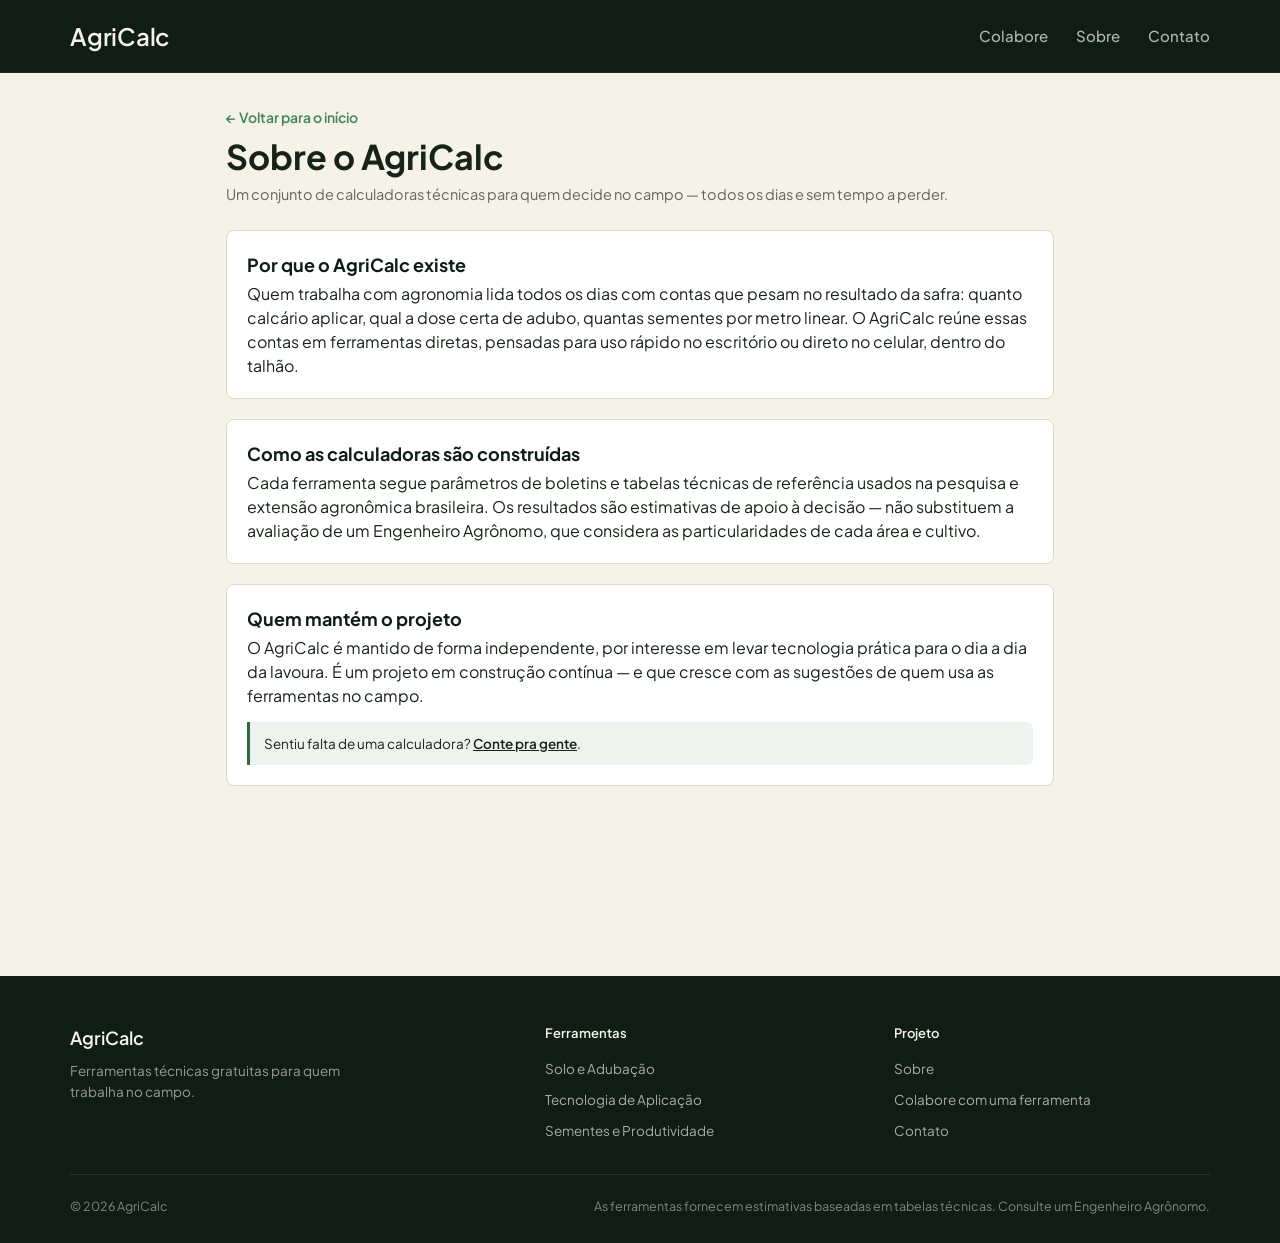
<file: pages/sobre.html>
<!DOCTYPE html>
<html lang="pt-BR">
<head>
<meta charset="UTF-8">
<meta name="viewport" content="width=device-width, initial-scale=1.0">
<title>Sobre — AgriCalc</title>
<link rel="preconnect" href="https://fonts.googleapis.com">
<link href="https://fonts.googleapis.com/css2?family=JetBrains+Mono:wght@500;600;700&family=Plus+Jakarta+Sans:wght@400;500;600;700;800&display=swap" rel="stylesheet">
<link rel="stylesheet" href="../css/global.css">
</head>
<body>

<!-- CABEÇALHO -->
<header>
  <div class="container nav-wrap">
    <a href="../index.html" class="brand">AgriCalc</a>
    
    <!-- Botão Hambúrguer -->
    <button class="hamburger-btn" id="menuToggle" aria-label="Abrir menu" aria-expanded="false">
      <span></span>
      <span></span>
      <span></span>
    </button>

    <nav id="navMenu">
      <ul>
        <li><a href="colaborar.html">Colabore</a></li>
        <li><a href="sobre.html">Sobre</a></li>
        <li><a href="contato.html">Contato</a></li>
      </ul>
    </nav>
  </div>
</header>

  <main class="wrap">
    <a href="../index.html" class="btn-back">← Voltar para o início</a>

    <div class="app-header">
      <h1>Sobre o AgriCalc</h1>
      <p>Um conjunto de calculadoras técnicas para quem decide no campo — todos os dias e sem tempo a perder.</p>
    </div>

    <div class="card">
      <h2>Por que o AgriCalc existe</h2>
      <p>Quem trabalha com agronomia lida todos os dias com contas que pesam no resultado da safra: quanto calcário aplicar, qual a dose certa de adubo, quantas sementes por metro linear. O AgriCalc reúne essas contas em ferramentas diretas, pensadas para uso rápido no escritório ou direto no celular, dentro do talhão.</p>
    </div>

    <div class="card">
      <h2>Como as calculadoras são construídas</h2>
      <p>Cada ferramenta segue parâmetros de boletins e tabelas técnicas de referência usados na pesquisa e extensão agronômica brasileira. Os resultados são estimativas de apoio à decisão — não substituem a avaliação de um Engenheiro Agrônomo, que considera as particularidades de cada área e cultivo.</p>
    </div>

    <div class="card">
      <h2>Quem mantém o projeto</h2>
      <p>O AgriCalc é mantido de forma independente, por interesse em levar tecnologia prática para o dia a dia da lavoura. É um projeto em construção contínua — e que cresce com as sugestões de quem usa as ferramentas no campo.</p>
      <div class="callout ok">Sentiu falta de uma calculadora? <a href="colaborar.html" style="color: inherit; font-weight: 600;">Conte pra gente</a>.</div>
    </div>
  </main>

  <!-- RODAPÉ -->
  <footer>
    <div class="container">
      <div class="footer-grid">
        <div class="footer-col footer-brand">
          <div class="footer-logo">AgriCalc</div>
          <p>Ferramentas técnicas gratuitas para quem trabalha no campo.</p>
        </div>
        <div class="footer-col">
          <h4>Ferramentas</h4>
          <ul>
            <li><a href="../index.html#solo">Solo e Adubação</a></li>
            <li><a href="../index.html#fitossanidade">Tecnologia de Aplicação</a></li>
            <li><a href="../index.html#graos">Sementes e Produtividade</a></li>
          </ul>
        </div>
        <div class="footer-col">
          <h4>Projeto</h4>
          <ul>
            <li><a href="sobre.html">Sobre</a></li>
            <li><a href="colaborar.html">Colabore com uma ferramenta</a></li>
            <li><a href="contato.html">Contato</a></li>
          </ul>
        </div>
      </div>
      <div class="footer-bottom">
        <span>© 2026 AgriCalc</span>
        <span>As ferramentas fornecem estimativas baseadas em tabelas técnicas. Consulte um Engenheiro Agrônomo.</span>
      </div>
    </div>
  </footer>

  <script src="../js/main.js"></script>
</body>
</html>
</file>
<file: css/global.css>
:root {
  /* Paleta AgriCalc — tons de campo: verde-mata, terra e papel */
  --color-dark: #0F1D15;       /* verde quase-preto — header, footer, títulos */
  --color-primary: #2E6B45;    /* verde de trabalho — botões, links, foco */
  --color-medium: #3F8557;     /* verde médio — hovers, destaques, stats */
  --color-light: #B8CC9E;      /* sálvia clara — texto sobre fundo escuro */

  --color-bg: #F5F2E8;         /* papel/pergaminho — fundo principal */
  --color-card: #FFFFFF;
  --color-text: #182318;
  --color-muted: #5B6A57;
  --color-border: #E1DBC7;
  --radius: 14px;

  /* Cores complementares — badges, alertas e categorias */
  --color-accent: #8A6239;     /* terra — categoria Solo, textos secundários */
  --color-teal: #2D6E6B;       /* categoria Aplicação (água/pulverização) */
  --color-alert: #AE4128;      /* alerta — avisos e valores fora da faixa */
  --radius-sm: 8px;

  /* Tipografia */
  --font-display: 'Plus Jakarta Sans', sans-serif;
  --font-body: 'Plus Jakarta Sans', sans-serif;
  --font-mono: 'JetBrains Mono', monospace;
}

* { box-sizing: border-box; margin: 0; padding: 0; }

body {
  background-color: var(--color-bg);
  color: var(--color-text);
  font-family: var(--font-body);
  line-height: 1.5;
  -webkit-font-smoothing: antialiased;
}

.container {
  max-width: 1180px;
  margin: 0 auto;
  padding: 0 20px;
}

/* ==========================================================================
   HEADER / NAVBAR (compartilhado por todas as páginas)
   — verde-escuro profundo, mesma cor do rodapé, contrastando com o papel
     do restante da página
   ========================================================================== */
header {
  background: var(--color-dark);
  border-bottom: 1px solid rgba(255, 255, 255, 0.08);
  position: sticky;
  top: 0;
  z-index: 100;
}
.nav-wrap {
  display: flex;
  justify-content: space-between;
  align-items: center;
  height: 72px;
}
.brand {
  font-family: var(--font-body);
  font-size: 24px;
  font-weight: 600;
  color: var(--color-bg);
  text-decoration: none;
  display: flex;
  align-items: center;
  gap: 8px;
  letter-spacing: -0.01em;
}

nav ul { display: flex; list-style: none; gap: 28px; }
nav a {
  text-decoration: none;
  color: rgba(245, 242, 232, 0.72);
  font-weight: 500;
  font-size: 15px;
  transition: color 0.2s;
}
nav a:hover { color: var(--color-light); }
nav a[aria-current="page"] { color: var(--color-light); font-weight: 600; }

.btn-back {
  display: inline-flex;
  align-items: center;
  gap: 6px;
  color: var(--color-medium);
  text-decoration: none;
  font-weight: 600;
  font-size: 14px;
  transition: color 0.2s;
}
.btn-back:hover { color: var(--color-primary); }

/* ==========================================================================
   HERO (página inicial)
   — prolonga o verde-escuro do header e dissolve em direção ao papel,
     com textura sutil lembrando sulcos de plantio
   ========================================================================== */
.hero {
  padding: 76px 0 64px 0;
  text-align: center;
  background: linear-gradient(180deg, var(--color-dark) 0%, #2A5138 100%, var(--color-bg) 100%);
}
.hero-tag {
  display: inline-flex;
  align-items: center;
  gap: 6px;
  font-family: var(--font-mono);
  font-size: 12.5px;
  background: rgba(255, 255, 255, 0.07);
  color: var(--color-light);
  padding: 6px 16px;
  border-radius: 20px;
  margin-bottom: 22px;
  font-weight: 500;
  border: 1px solid rgba(255, 255, 255, 0.16);
}
.hero h1 {
  font-family: var(--font-display);
  font-size: clamp(34px, 5.5vw, 52px);
  font-weight: 700;
  color: var(--color-bg);
  margin-bottom: 18px;
  line-height: 1.15;
  letter-spacing: -0.02em;
}
.hero p {
  font-size: 18px;
  color: rgba(245, 242, 232, 0.72);
  max-width: 700px;
  margin: 0 auto 36px auto;
}

.search-wrapper { max-width: 640px; margin: 0 auto; }
.search-box {
  display: flex;
  align-items: center;
  background: var(--color-card);
  border: 2px solid transparent;
  border-radius: 40px;
  padding: 6px 8px 6px 20px;
  box-shadow: 0 14px 34px rgba(6, 16, 10, 0.35);
  transition: all 0.2s ease;
}
.search-box:focus-within {
  border-color: var(--color-medium);
  box-shadow: 0 14px 38px rgba(6, 16, 10, 0.4);
}
.search-box input {
  width: 100%;
  border: none;
  outline: none;
  font-size: 16px;
  background: transparent;
  color: var(--color-dark);
  font-family: var(--font-body);
}
.search-btn {
  background: var(--color-primary);
  color: white;
  border: none;
  padding: 12px 24px;
  border-radius: 30px;
  font-weight: 600;
  cursor: pointer;
  font-size: 14px;
  transition: background 0.2s;
}
.search-btn:hover { background: var(--color-dark); }

.quick-filters {
  display: flex;
  justify-content: center;
  flex-wrap: wrap;
  gap: 8px;
  margin-top: 20px;
}
.chip {
  background: rgba(255, 255, 255, 0.06);
  border: 1px solid rgba(255, 255, 255, 0.16);
  padding: 6px 14px;
  border-radius: 20px;
  font-size: 13px;
  color: rgba(245, 242, 232, 0.78);
  cursor: pointer;
  transition: all 0.2s;
  font-weight: 500;
}
.chip:hover {
  border-color: var(--color-light);
  color: var(--color-light);
  background: rgba(255, 255, 255, 0.1);
}

.hero-stats {
  display: flex;
  justify-content: center;
  flex-wrap: wrap;
  gap: 20px 48px;
  max-width: 820px;
  margin: 45px auto 0 auto;
  padding-top: 30px;
  border-top: 1px solid rgba(255, 255, 255, 0.14);
}
.stat-item { text-align: center; min-width: 140px; }
.stat-number {
  font-family: var(--font-mono);
  font-size: 26px;
  font-weight: 600;
  color: var(--color-light);
  display: block;
}
.stat-label { font-size: 13.5px; color: rgba(245, 242, 232, 0.62); font-weight: 500; }

/* ==========================================================================
   CATEGORIAS E CARDS DE APPS (página inicial)
   ========================================================================== */
.section-title {
  margin: 50px 0 24px 0;
  font-family: var(--font-display);
  font-size: 22px;
  font-weight: 700;
  color: var(--color-dark);
  display: flex;
  align-items: center;
  gap: 10px;
}
.section-title::before {
  content: '';
  display: block;
  width: 5px;
  height: 22px;
  background: var(--color-primary);
  border-radius: 3px;
}

.grid-apps {
  display: grid;
  grid-template-columns: repeat(auto-fill, minmax(340px, 1fr));
  gap: 22px;
}
.app-card {
  background: var(--color-card);
  border: 1px solid var(--color-border);
  border-top: 3px solid var(--color-primary);
  border-radius: var(--radius);
  padding: 26px;
  text-decoration: none;
  color: inherit;
  display: flex;
  flex-direction: column;
  justify-content: space-between;
  transition: transform 0.2s, box-shadow 0.2s, border-color 0.2s;
}
.app-card:hover {
  transform: translateY(-4px);
  box-shadow: 0 12px 26px rgba(15, 29, 21, 0.12);
  border-color: var(--color-border);
}

/* Codificação de cor por categoria — informação estrutural, não decoração */
.grid-apps[data-cat="solo"] .app-card { border-top-color: var(--color-accent); }
.grid-apps[data-cat="solo"] .app-icon { background: rgba(138, 98, 57, 0.14); }
.grid-apps[data-cat="app"] .app-card { border-top-color: var(--color-teal); }
.grid-apps[data-cat="app"] .app-icon { background: rgba(45, 110, 107, 0.14); }
.grid-apps[data-cat="seed"] .app-card { border-top-color: var(--color-primary); }
.grid-apps[data-cat="seed"] .app-icon { background: rgba(46, 107, 69, 0.14); }

.app-icon {
  font-size: 24px;
  margin-bottom: 16px;
  width: 48px;
  height: 48px;
  background: rgba(46, 107, 69, 0.12);
  border-radius: 12px;
  display: flex;
  align-items: center;
  justify-content: center;
}
.app-card h3 {
  font-family: var(--font-display);
  font-size: 18px;
  font-weight: 700;
  color: var(--color-dark);
  margin-bottom: 8px;
}
.app-card p {
  font-size: 14.5px;
  color: var(--color-muted);
  margin-bottom: 22px;
  flex-grow: 1;
  line-height: 1.45;
}
.app-link { font-size: 14px; font-weight: 600; color: var(--color-medium); display: flex; align-items: center; gap: 4px; }

/* Cards de ferramentas ainda não publicadas (provisório) */
.app-card.em-breve {
  background: var(--color-bg);
  border-top-color: var(--color-border) !important;
  cursor: default;
  pointer-events: none;
  position: relative;
}
.app-card.em-breve:hover { transform: none; box-shadow: none; }
.app-card.em-breve .app-icon { background: rgba(15, 29, 21, 0.06); filter: grayscale(1); opacity: .6; }
.app-card.em-breve h3, .app-card.em-breve p, .app-card.em-breve .app-link { color: var(--color-muted); opacity: .65; }
.app-card.em-breve::after {
  content: 'Em breve';
  position: absolute;
  top: 16px;
  right: 16px;
  font-family: var(--font-mono);
  font-size: 10.5px;
  font-weight: 700;
  letter-spacing: .03em;
  text-transform: uppercase;
  color: var(--color-muted);
  background: var(--color-border);
  padding: 3px 9px;
  border-radius: 20px;
}

/* ==========================================================================
   PÁGINAS DE CALCULADORA (ex.: apps/adubacao.html)
   ========================================================================== */
.wrap {
  max-width: 860px;
  margin: 0 auto;
  padding: 32px 16px 90px 16px;
}

.app-header { margin: 8px 0 24px 0; }
.app-header h1 {
  font-family: var(--font-display);
  font-size: clamp(24px, 4.5vw, 34px);
  font-weight: 700;
  line-height: 1.15;
  margin: 0 0 8px 0;
  color: var(--color-text);
}
.app-header p { margin: 0; color: var(--color-muted); font-size: 14.5px; line-height: 1.5; }

/* Stepper / Indicador de Progresso */
.stepper {
  display: flex;
  gap: 8px;
  margin: 20px 0 28px 0;
  border-bottom: 2px solid var(--color-border);
  padding-bottom: 12px;
}
.step-btn {
  flex: 1;
  background: transparent;
  border: none;
  padding: 8px 4px;
  text-align: left;
  cursor: pointer;
  border-bottom: 3px solid transparent;
  margin-bottom: -14px;
  transition: all .15s ease;
  border-radius: 0;
}
.step-btn .step-num {
  display: block;
  font-family: var(--font-mono);
  font-size: 11px;
  color: var(--color-muted);
}
.step-btn .step-lbl { font-size: 14px; font-weight: 600; color: var(--color-text); }
.step-btn.active { border-bottom-color: var(--color-primary); }
.step-btn.active .step-num { color: var(--color-primary); font-weight: 600; }

.mobile-step-indicator {
  display: none;
  font-family: var(--font-mono);
  font-size: 12px;
  font-weight: 600;
  color: var(--color-primary);
  background: rgba(46, 107, 69, 0.08);
  padding: 6px 12px;
  border-radius: 20px;
  margin-bottom: 16px;
  width: fit-content;
}

/* Painéis */
.panel { display: none; }
.panel.active { display: block; animation: fadeIn .2s ease; }
@keyframes fadeIn { from { opacity: 0; transform: translateY(3px); } to { opacity: 1; transform: translateY(0); } }

/* Cards de conteúdo (calculadoras) */
.card {
  background: var(--color-card);
  border: 1px solid var(--color-border);
  border-radius: var(--radius-sm);
  padding: 20px;
  margin-bottom: 20px;
}
.card h2 { font-family: var(--font-display); font-size: 18px; font-weight: 700; margin: 0 0 4px 0; color: var(--color-dark); }
.card .sub { color: var(--color-muted); font-size: 13.5px; margin: 0 0 16px 0; line-height: 1.4; }

/* Form Layout */
.grid { display: grid; grid-template-columns: repeat(3, 1fr); gap: 14px; }
.grid.two { grid-template-columns: repeat(2, 1fr); }
.grid.four { grid-template-columns: repeat(4, 1fr); }

label { display: block; font-size: 12.5px; font-weight: 600; color: var(--color-text); margin-bottom: 5px; }
.unit { font-size: 11px; font-weight: 400; color: var(--color-muted); font-family: var(--font-mono); }

input[type=number], input[type=text], input[type=email], textarea, select {
  width: 100%;
  padding: 10px 12px;
  border: 1px solid var(--color-border);
  border-radius: 6px;
  background: #FFF;
  font-family: var(--font-mono);
  font-size: 15px; /* evita zoom automático no mobile */
  color: var(--color-text);
  transition: border-color .15s ease;
}
select, textarea { font-family: var(--font-body); }
textarea { min-height: 120px; line-height: 1.5; resize: vertical; }
.form-note { font-size: 12.5px; color: var(--color-muted); margin-top: 12px; }
input:focus, select:focus {
  outline: none;
  border-color: var(--color-primary);
  box-shadow: 0 0 0 2px rgba(46, 107, 69, 0.15);
}

/* Modo Avançado */
details { margin-top: 14px; border-top: 1px dashed var(--color-border); padding-top: 12px; }
summary { cursor: pointer; font-size: 13px; font-weight: 600; color: var(--color-accent); user-select: none; }
details[open] summary { margin-bottom: 14px; }

/* Badges */
.badge {
  display: inline-block;
  padding: 3px 8px;
  border-radius: 4px;
  font-size: 11px;
  font-family: var(--font-mono);
  font-weight: 600;
  margin: 2px 4px 2px 0;
}
.badge.baixo { background: rgba(138, 98, 57, 0.14); color: var(--color-accent); }
.badge.medio { background: rgba(15, 29, 21, 0.08); color: var(--color-text); }
.badge.alto { background: rgba(46, 107, 69, 0.14); color: var(--color-primary); }
.badge.alerta { background: rgba(174, 65, 40, 0.13); color: var(--color-alert); }

/* Callouts */
.callout {
  border-left: 3px solid var(--color-accent);
  background: rgba(138, 98, 57, 0.07);
  padding: 12px 14px;
  border-radius: 0 6px 6px 0;
  font-size: 13.5px;
  color: var(--color-text);
  margin-top: 14px;
  line-height: 1.45;
}
.callout.warn { border-left-color: var(--color-alert); background: rgba(174, 65, 40, 0.07); }
.callout.ok { border-left-color: var(--color-primary); background: rgba(46, 107, 69, 0.08); }

/* Crédito de autoria da ferramenta */
.credit-tag {
  display: inline-flex;
  align-items: center;
  flex-wrap: wrap;
  gap: 6px;
  font-family: var(--font-mono);
  font-size: 12px;
  background: rgba(46, 107, 69, 0.08);
  color: var(--color-primary);
  padding: 7px 16px;
  border-radius: 20px;
  margin: 2px 0 22px 0;
  font-weight: 500;
  border: 1px solid rgba(46, 107, 69, 0.16);
}
.credit-tag a { color: var(--color-text); font-weight: 700; text-decoration: none; }
.credit-tag a:hover { text-decoration: underline; }

/* Composições e subcabeçalhos */
.composition { font-family: var(--font-mono); font-size: 12px; color: var(--color-primary); margin-top: 4px; font-weight: 500; }
.subhead {
  font-family: var(--font-mono);
  font-size: 11px;
  letter-spacing: .02em;
  color: var(--color-muted);
  margin: 18px 0 10px 0;
  border-top: 1px solid var(--color-border);
  padding-top: 14px;
  font-weight: 600;
}

/* Tabelas Responsivas */
.table-responsive { width: 100%; overflow-x: auto; -webkit-overflow-scrolling: touch; margin-top: 8px; }
table { width: 100%; border-collapse: collapse; font-size: 13.5px; white-space: nowrap; }
th, td { text-align: left; padding: 10px 8px; border-bottom: 1px solid var(--color-border); }
th { font-family: var(--font-mono); font-size: 11px; color: var(--color-muted); font-weight: 600; }
td.num, th.num { text-align: right; font-family: var(--font-mono); }

/* Botões e Barra de Navegação */
.nav-row { display: flex; justify-content: space-between; gap: 12px; margin-top: 10px; }
button.btn {
  font-family: var(--font-body);
  font-weight: 600;
  font-size: 14.5px;
  padding: 12px 20px;
  border-radius: 6px;
  border: 1px solid var(--color-primary);
  cursor: pointer;
  background: var(--color-primary);
  color: #FFF;
  transition: background .15s ease, transform .1s ease;
}
button.btn:active { transform: scale(0.98); }
button.btn:hover { background: var(--color-dark); }
button.btn.ghost { background: transparent; color: var(--color-text); border-color: var(--color-border); }
button.btn.ghost:hover { border-color: var(--color-muted); background: transparent; }

/* ==========================================================================
   COMPONENTES ADICIONAIS — calculadoras com exemplo pré-carregado e
   comparação de custo entre fontes (ex.: Adubação e Calagem)
   ========================================================================== */
.example-bar {
  display: flex;
  gap: 10px;
  flex-wrap: wrap;
  align-items: center;
  background: var(--color-card);
  border: 1px solid var(--color-border);
  border-radius: var(--radius);
  padding: 14px 18px;
  margin: 18px 0 26px 0;
}
.example-bar .ex-text { font-size: 13.5px; color: var(--color-muted); flex: 1; min-width: 220px; }

.btn-sm {
  font-family: var(--font-body);
  font-size: 13px;
  font-weight: 600;
  padding: 9px 16px;
  border-radius: 999px;
  border: 1px solid var(--color-primary);
  background: #FFF;
  color: var(--color-primary);
  cursor: pointer;
  transition: background .15s ease, color .15s ease;
}
.btn-sm:hover { background: rgba(46, 107, 69, 0.08); }
.btn-sm.fill { background: var(--color-primary); color: #FFF; }
.btn-sm.fill:hover { background: var(--color-dark); }
.btn-sm.ghost-warn { border-color: var(--color-alert); color: var(--color-alert); }
.btn-sm.ghost-warn:hover { background: rgba(174, 65, 40, 0.08); }

.radio-row { display: flex; gap: 16px; flex-wrap: wrap; margin-bottom: 10px; }
.radio-row label { display: flex; align-items: center; gap: 6px; font-size: 14px; font-weight: 500; color: var(--color-text); margin-bottom: 0; }

/* Composição editável das fontes de adubo (% e R$/kg inline) */
.composition { display: flex; gap: 10px; flex-wrap: wrap; margin-top: 6px; font-family: var(--font-body); }
.composition label { display: inline-flex; align-items: center; gap: 4px; font-size: 12px; font-weight: 400; color: var(--color-muted); margin-bottom: 0; }
.composition input { width: 64px; padding: 4px 6px; font-size: 12px; }

/* Realce da fonte selecionada nas tabelas de comparação */
table tr.selected { background: rgba(46, 107, 69, 0.07); }
table tr.selected td:first-child { border-left: 3px solid var(--color-primary); padding-left: 6px; }

/* KPIs de resumo (metas de correção) */
.kpi-row { display: grid; grid-template-columns: repeat(4, 1fr); gap: 12px; margin: 14px 0 4px 0; }
.kpi { background: var(--color-bg); border: 1px solid var(--color-border); border-radius: var(--radius-sm); padding: 12px 14px; }
.kpi .k-label { font-size: 11px; letter-spacing: .02em; color: var(--color-muted); }
.kpi .k-value { font-family: var(--font-mono); font-size: 1.2rem; color: var(--color-dark); font-weight: 600; }

/* Custo total estimado do plano de adubação */
.total-box {
  background: var(--color-dark);
  color: #FFF;
  border-radius: var(--radius);
  padding: 20px 24px;
  margin-top: 20px;
  display: flex;
  justify-content: space-between;
  align-items: center;
  flex-wrap: wrap;
  gap: 12px;
}
.total-box .t-label { font-size: 13px; color: var(--color-light); }
.total-box .t-value { font-family: var(--font-mono); font-size: 1.6rem; font-weight: 600; }

@media (max-width: 640px) {
  .kpi-row { grid-template-columns: 1fr 1fr; }
}

/* ==========================================================================
   RODAPÉ (compartilhado por todas as páginas)
   — mesma cor de fundo do header (var(--color-dark))
   ========================================================================== */
footer {
  margin-top: 80px;
  background: var(--color-dark);
  color: var(--color-light);
  padding: 48px 0 28px 0;
  font-size: 14px;
}
.footer-grid {
  display: grid;
  grid-template-columns: 1.4fr 1fr 1fr;
  gap: 32px;
  padding-bottom: 32px;
}
.footer-logo {
  font-family: var(--font-body);
  font-size: 18px;
  font-weight: 600;
  color: var(--color-bg);
  margin-bottom: 10px;
}
.footer-col p { font-size: 13.5px; color: rgba(245, 242, 232, 0.6); line-height: 1.55; max-width: 280px; }
.footer-col h4 {
  font-family: var(--font-display);
  font-size: 13px;
  font-weight: 600;
  color: var(--color-bg);
  margin-bottom: 14px;
}
.footer-col ul { list-style: none; display: flex; flex-direction: column; gap: 10px; }
.footer-col a { color: rgba(245, 242, 232, 0.68); text-decoration: none; font-size: 13.5px; transition: color .2s; }
.footer-col a:hover { color: var(--color-light); }
.footer-bottom {
  display: flex;
  justify-content: space-between;
  align-items: center;
  flex-wrap: wrap;
  gap: 10px 24px;
  padding-top: 22px;
  border-top: 1px solid rgba(255, 255, 255, 0.1);
  font-size: 12.5px;
  color: rgba(245, 242, 232, 0.5);
}

/* ==========================================================================
   BOTÃO HAMBÚRGUER (Escondido no desktop)
   ========================================================================== */
.hamburger-btn {
  display: none;
  background: transparent;
  border: none;
  cursor: pointer;
  padding: 4px;
  flex-direction: column;
  justify-content: space-between;
  width: 30px;
  height: 22px;
  z-index: 101;
}

.hamburger-btn span {
  width: 100%;
  height: 2px;
  background-color: var(--color-bg);
  border-radius: 2px;
  transition: all 0.3s ease;
}

/* Animação do botão para o ícone de 'X' quando aberto */
.hamburger-btn.active span:nth-child(1) {
  transform: translateY(10px) rotate(45deg);
}
.hamburger-btn.active span:nth-child(2) {
  opacity: 0;
}
.hamburger-btn.active span:nth-child(3) {
  transform: translateY(-10px) rotate(-45deg);
}

/* ==========================================================================
   RESPONSIVO
   ========================================================================== */
@media (max-width: 768px) {
  /* Exibe o botão hambúrguer */
  .hamburger-btn { 
    display: flex; 
  }

  /* Estilização do Menu Mobile caindo abaixo do Header */
  header .nav-wrap {
    position: relative;
  }

  nav {
    display: none; /* Oculto por padrão no mobile */
    position: absolute;
    top: 72px; /* Altura do header */
    left: 0;
    width: 100%;
    background-color: var(--color-dark);
    border-bottom: 1px solid rgba(255, 255, 255, 0.12);
    padding: 20px 0;
    box-shadow: 0 10px 20px rgba(0, 0, 0, 0.3);
  }

  nav.active {
    display: block; /* Exibe o menu quando a classe .active for adicionada */
    animation: fadeIn 0.2s ease;
  }

  nav ul {
    flex-direction: column;
    align-items: center;
    gap: 20px;
  }

  .hero-stats { flex-direction: column; gap: 16px; }
  .grid-apps { grid-template-columns: 1fr; }
  .footer-grid { grid-template-columns: 1fr; gap: 28px; }
}

@media (max-width: 640px) {
  .wrap { padding: 16px 12px 90px 12px; }
  .stepper { display: none; }
  .mobile-step-indicator { display: inline-block; }
  .grid, .grid.two, .grid.four { grid-template-columns: 1fr; }

  /* Barra de navegação fixa no rodapé, no mobile, dentro das calculadoras */
  .panel .nav-row {
    position: fixed;
    bottom: 0;
    left: 0;
    right: 0;
    background: #FFF;
    padding: 12px 16px;
    box-shadow: 0 -2px 10px rgba(0,0,0,0.08);
    border-top: 1px solid var(--color-border);
    z-index: 100;
    margin: 0;
  }
  .panel .nav-row button.btn { flex: 1; text-align: center; }
}
</file>
